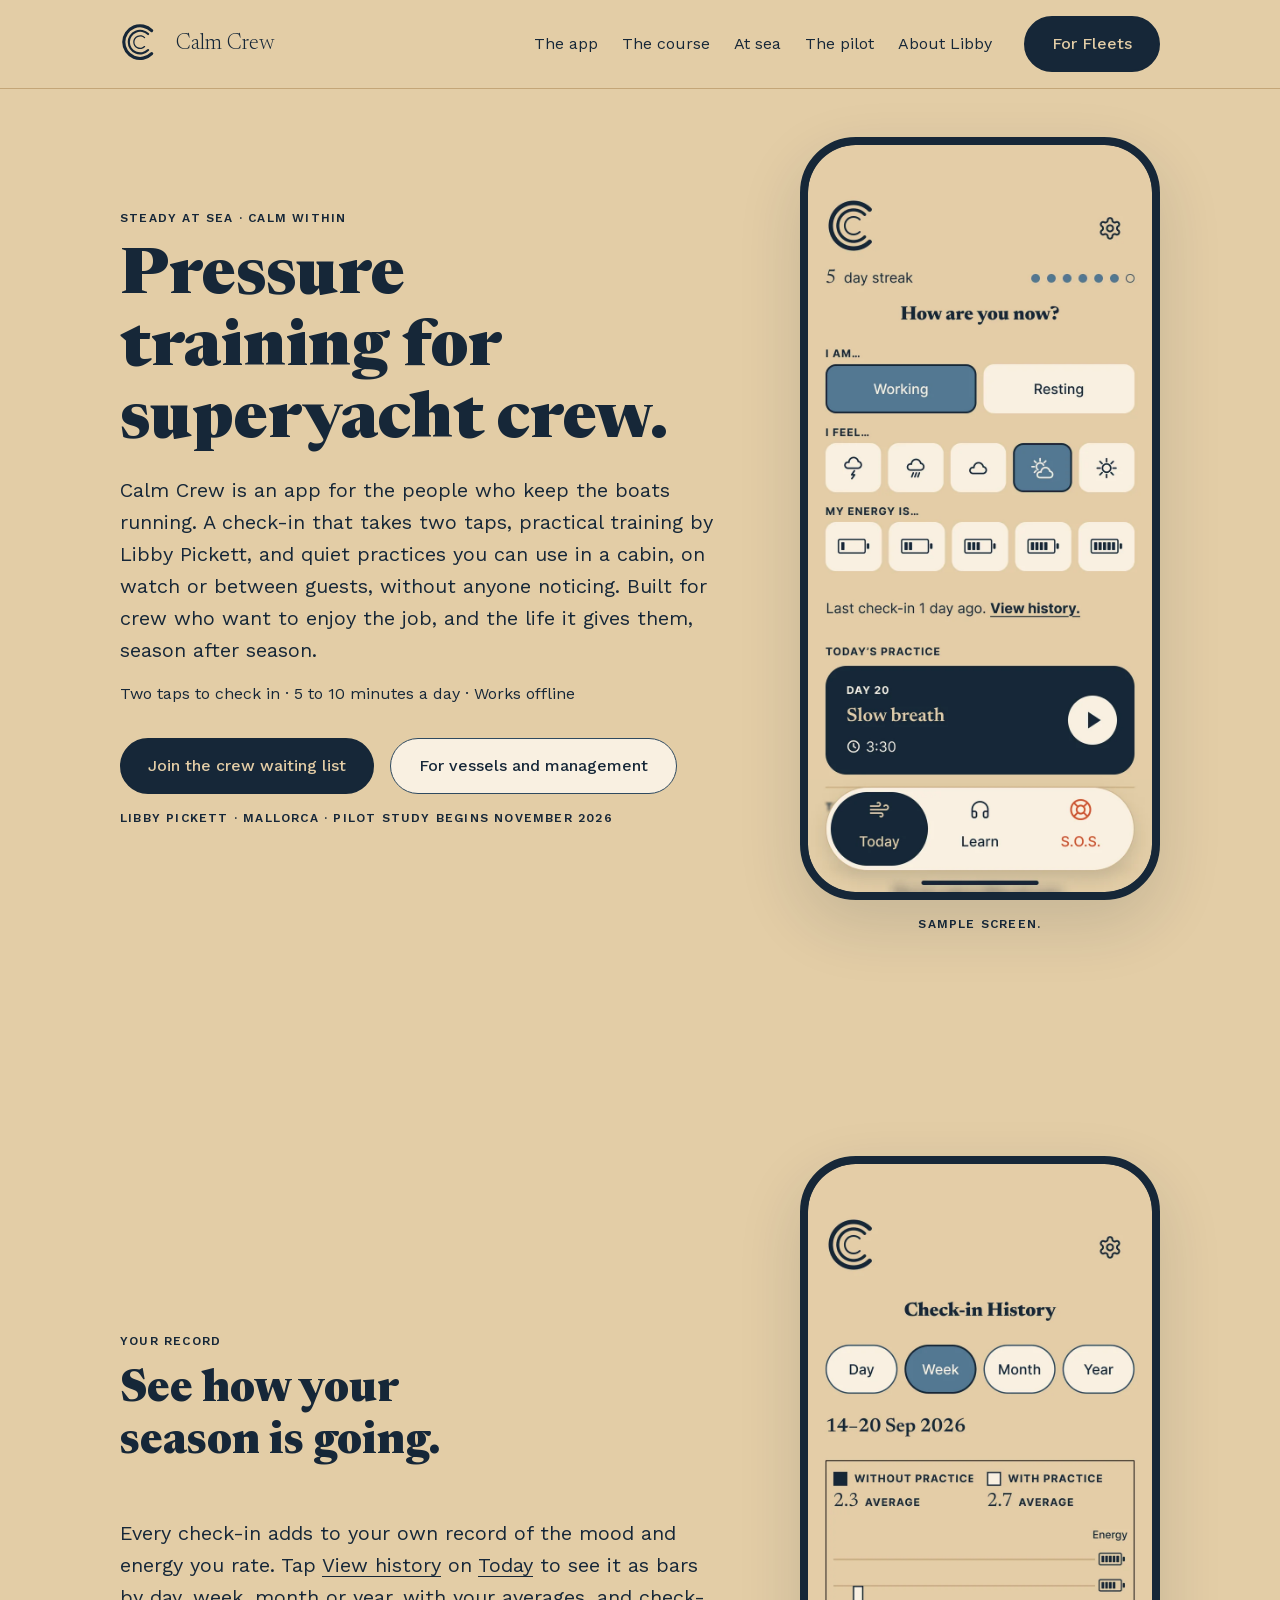
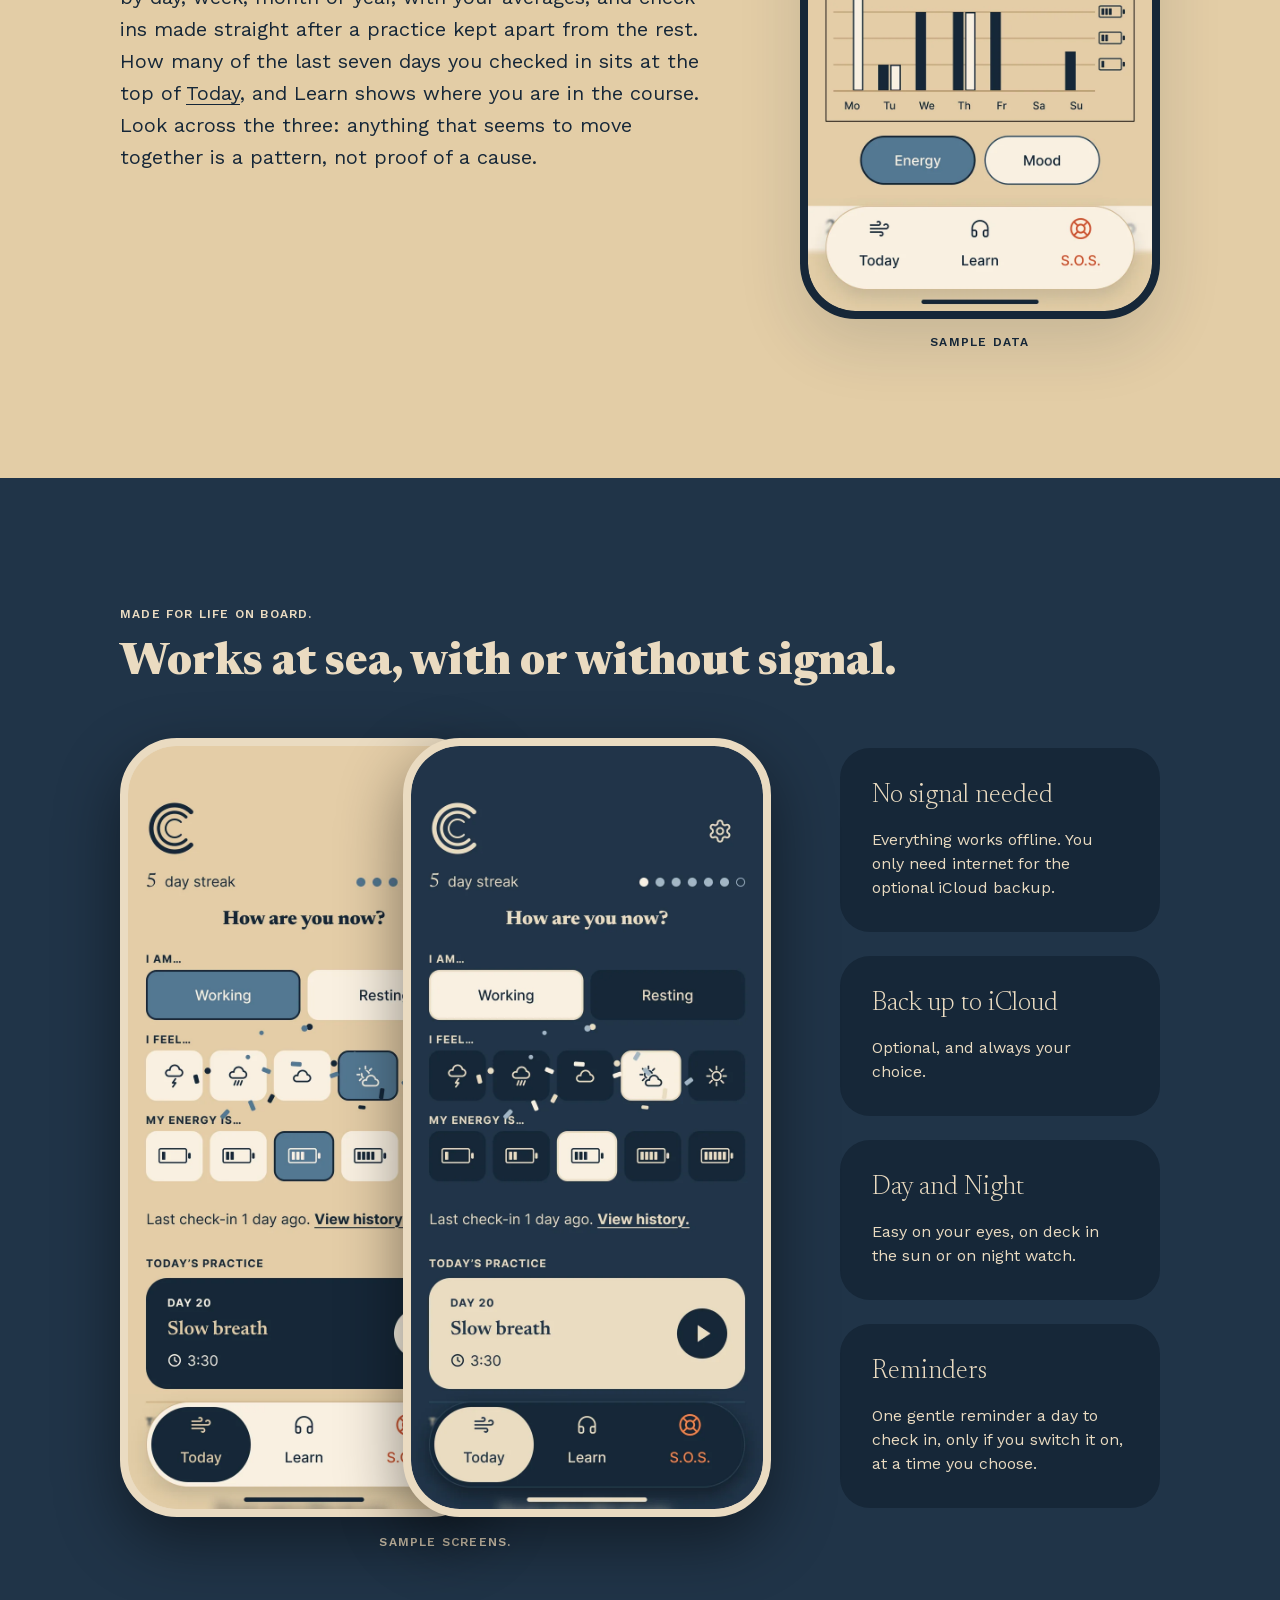
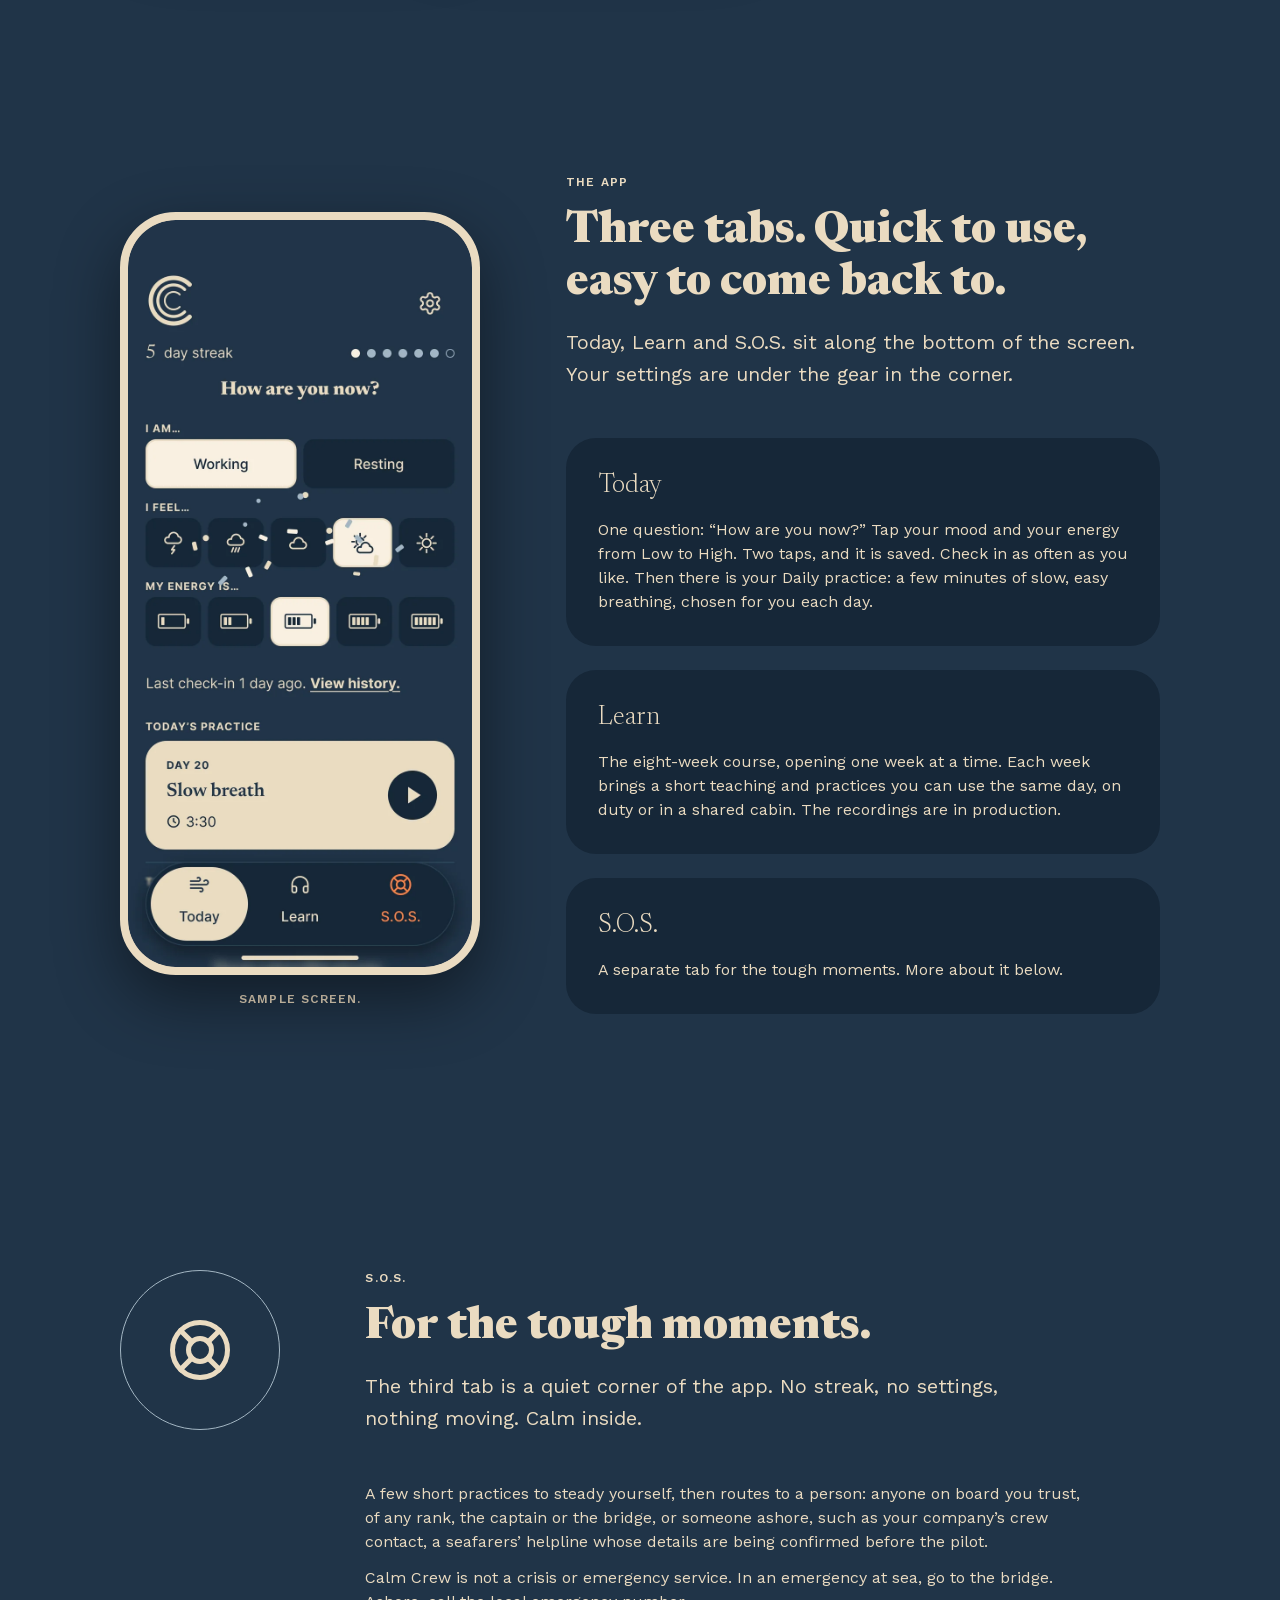
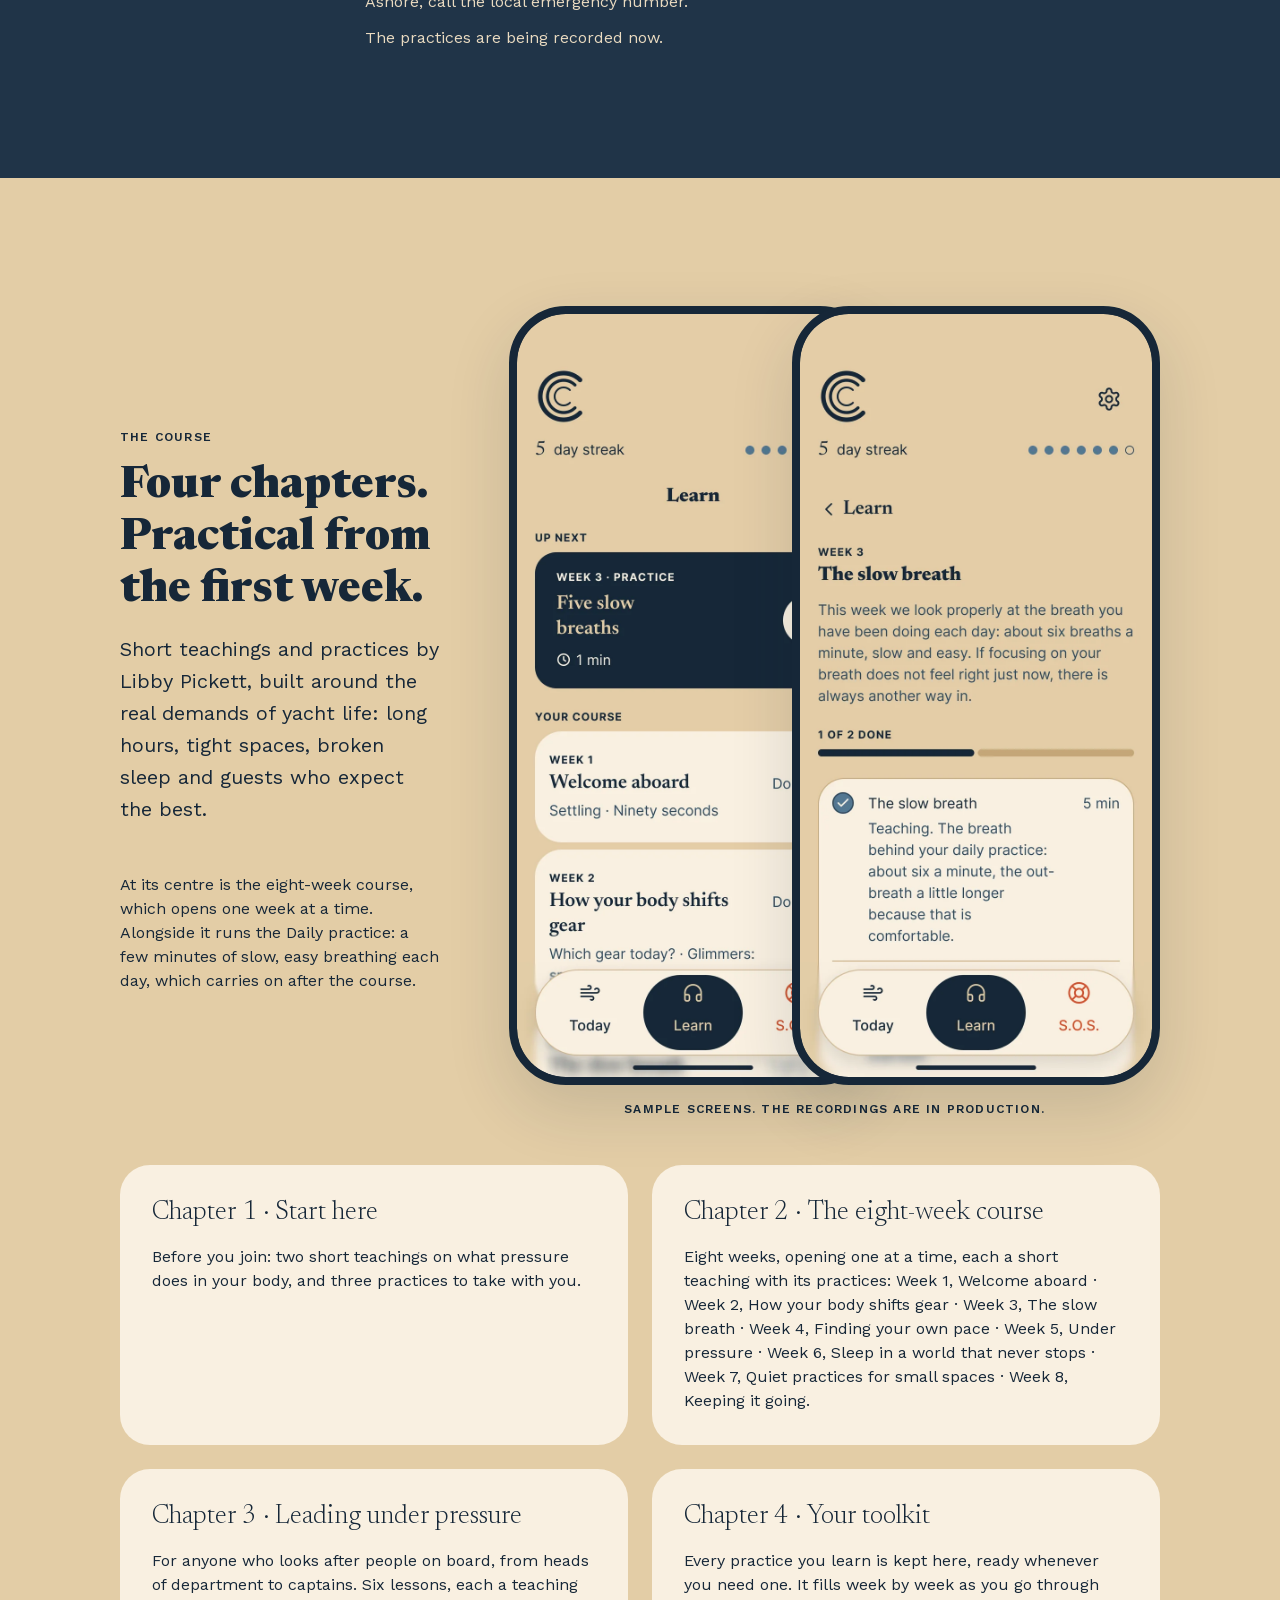
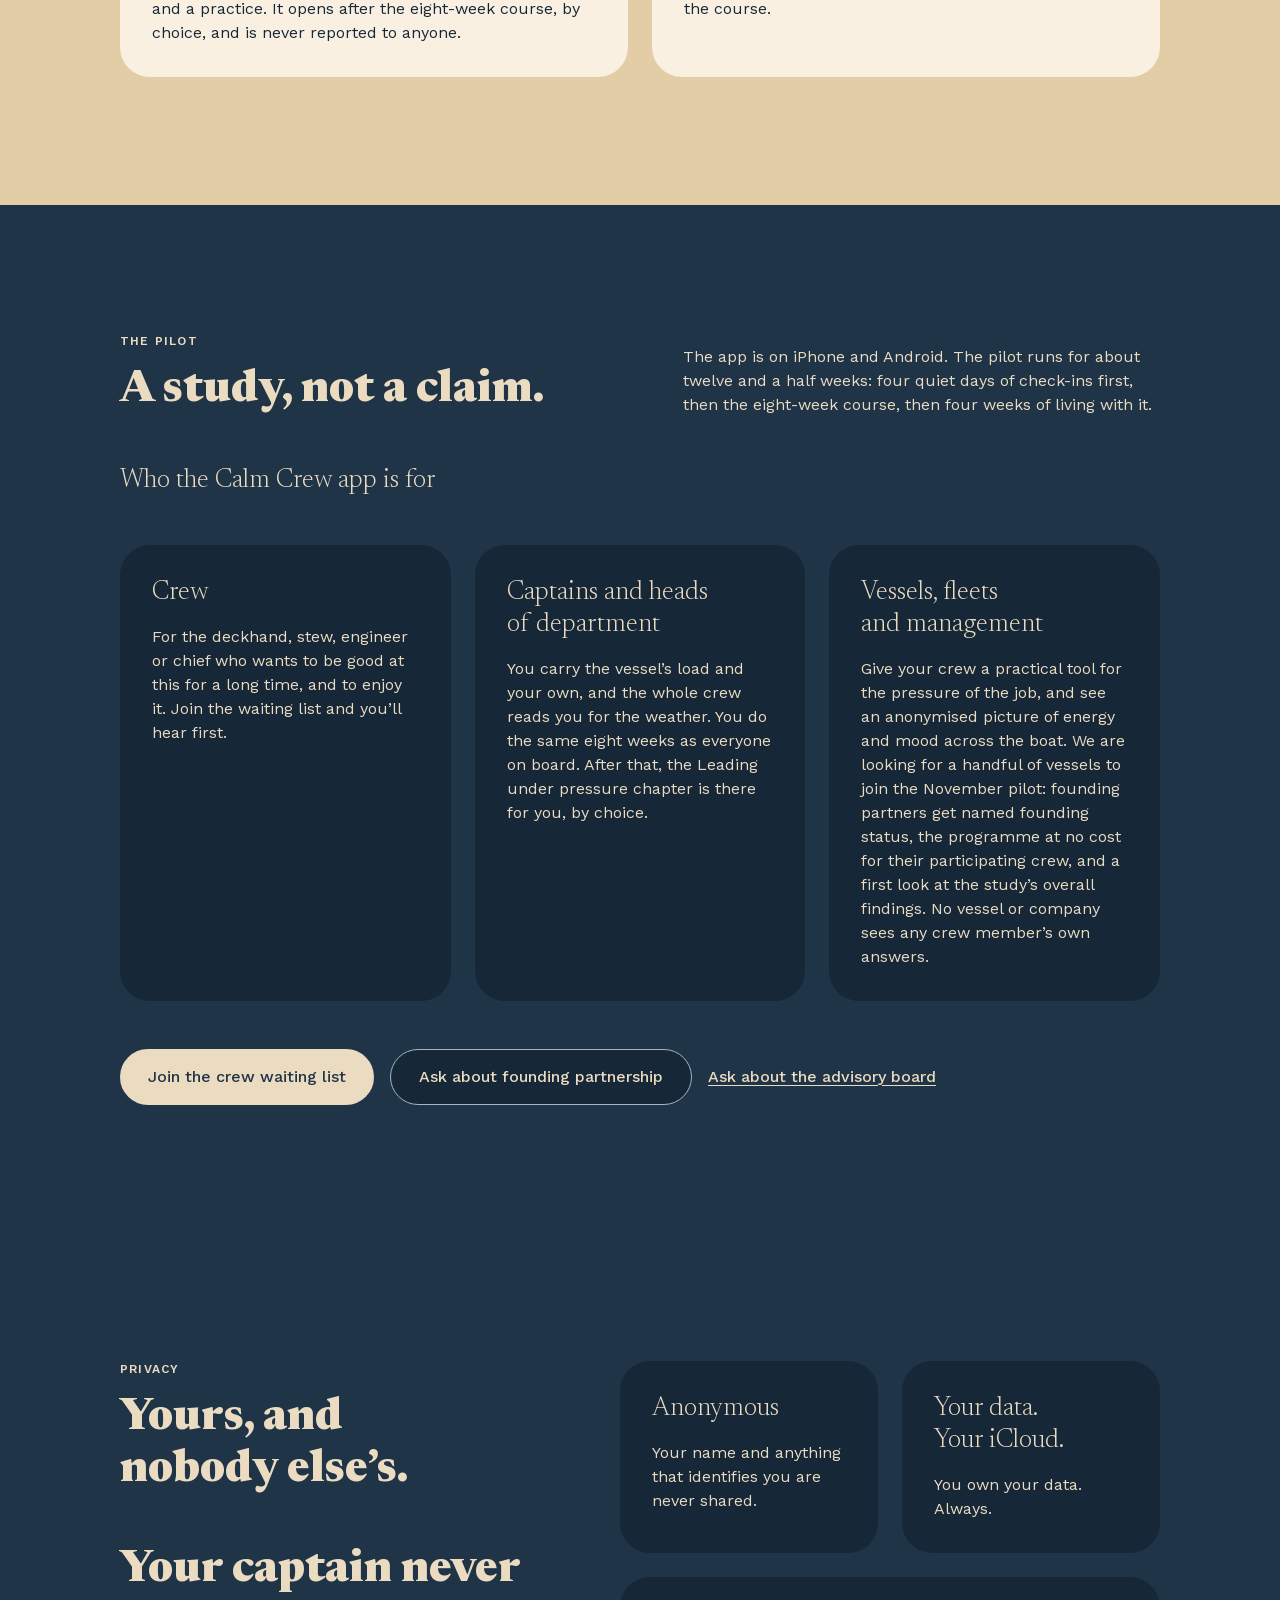
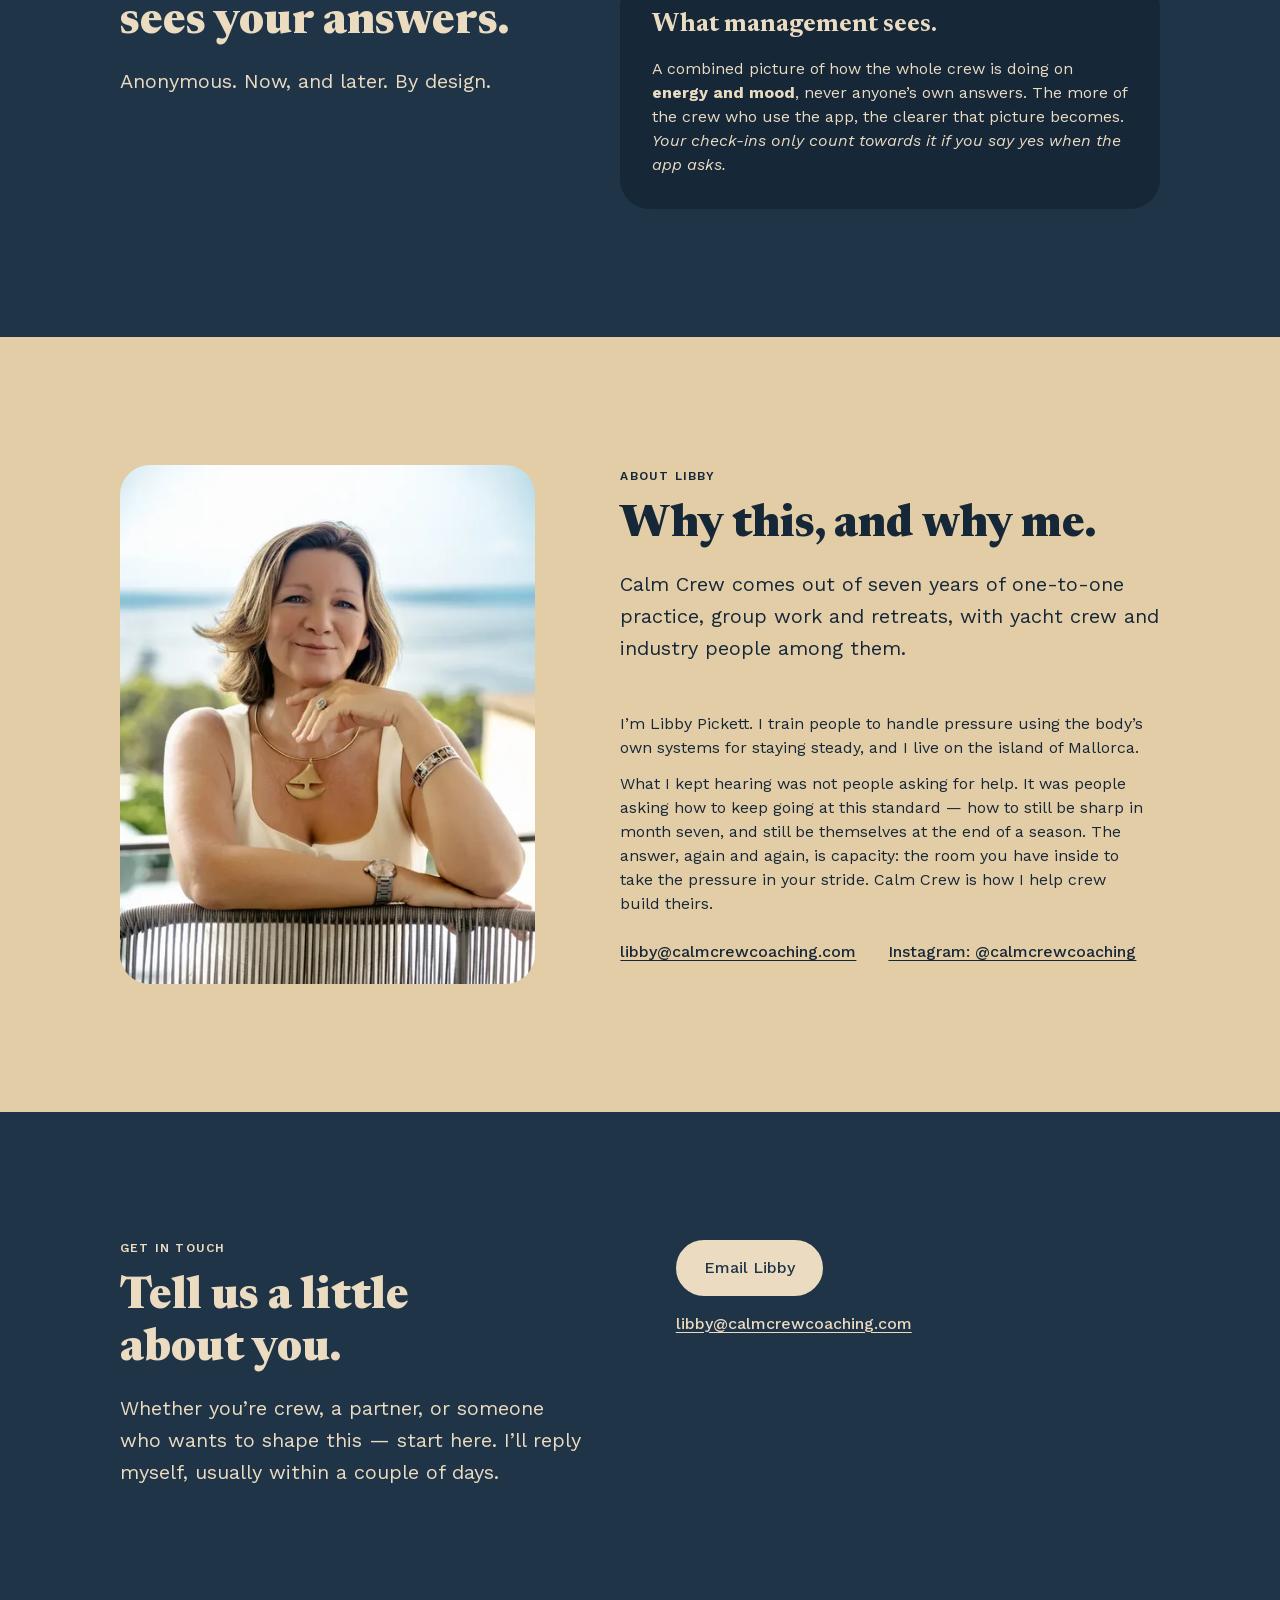
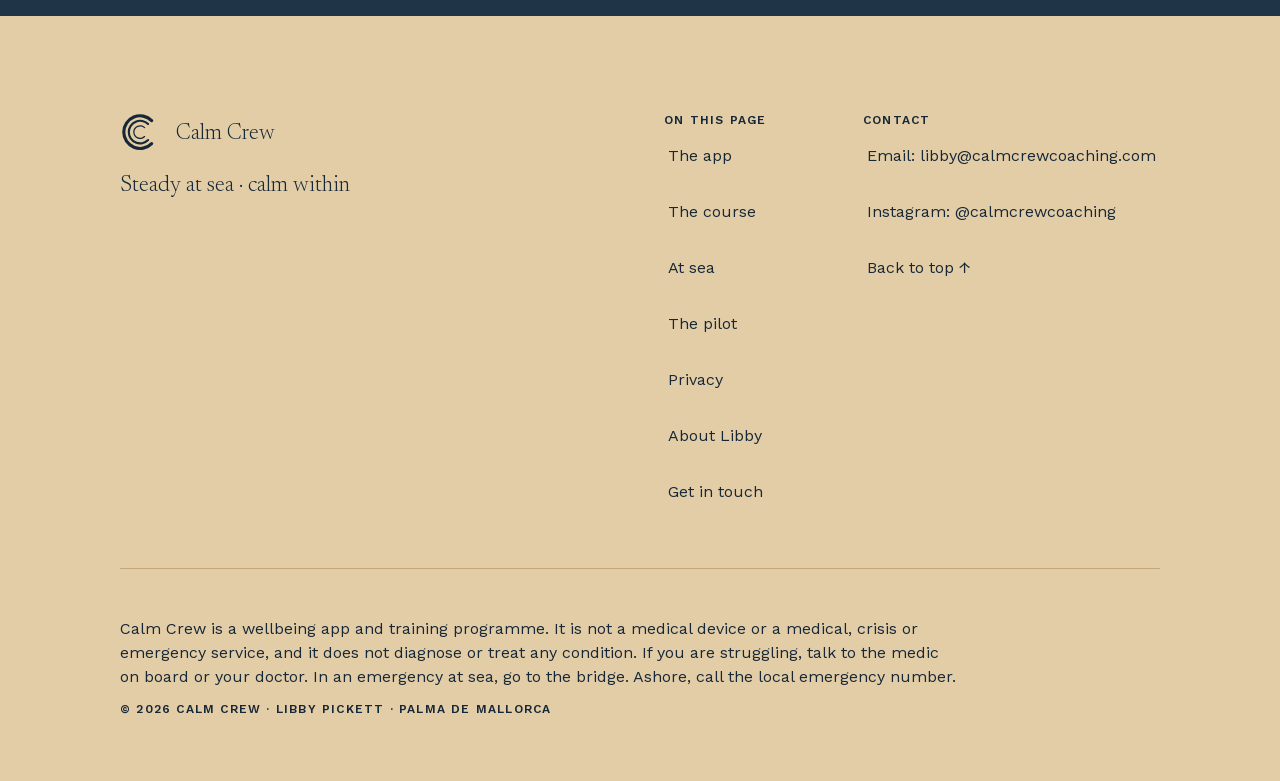
<file: index.html>
<!doctype html>
<!--
  Calm Crew — calmcrew.app
  One static page. Day sections sit on Sand; `band-night` sections invert
  (see tokens.css). Editing rules for the copy: README.md.
-->
<html lang="en-GB">
<head>
  <meta charset="utf-8">
  <meta name="viewport" content="width=device-width, initial-scale=1">
  <title>Calm Crew — Steady at sea · calm within</title>
  <meta name="description" content="Pressure training for superyacht crew: an app with a two-tap check-in and practical training by Libby Pickett. Pilot study from November 2026.">
  <link rel="canonical" href="https://calmcrew.app/">

  <!-- Browser chrome colours. Meta tags cannot read CSS, so these repeat the
       Day ground and Night ground from tokens.css; change both together. -->
  <meta name="theme-color" content="#E3CDA6" media="(prefers-color-scheme: light)">
  <meta name="theme-color" content="#203448" media="(prefers-color-scheme: dark)">
  <link rel="icon" href="favicon.ico" sizes="32x32">
  <link rel="icon" href="assets/brand/favicon-v2.svg" type="image/svg+xml">
  <link rel="apple-touch-icon" href="assets/brand/apple-touch-icon-v2.png">

  <!-- Sharing cards -->
  <meta property="og:type" content="website">
  <meta property="og:site_name" content="Calm Crew">
  <meta property="og:locale" content="en_GB">
  <meta property="og:url" content="https://calmcrew.app/">
  <meta property="og:title" content="Calm Crew: pressure training for superyacht crew">
  <meta property="og:description" content="Your captain never sees your answers. Opens to crew after the November 2026 pilot study.">
  <meta property="og:image" content="https://calmcrew.app/assets/brand/og-image-v2.png">
  <meta property="og:image:type" content="image/png">
  <meta property="og:image:width" content="1200">
  <meta property="og:image:height" content="630">
  <meta property="og:image:alt" content="The Calm Crew logo mark and name, with the tagline “Steady at sea · calm within”, on a sand background.">
  <meta name="twitter:card" content="summary_large_image">
  <meta name="twitter:title" content="Calm Crew: pressure training for superyacht crew">
  <meta name="twitter:description" content="Your captain never sees your answers. Opens to crew after the November 2026 pilot study.">
  <meta name="twitter:image" content="https://calmcrew.app/assets/brand/og-image-v2.png">
  <meta name="twitter:image:alt" content="The Calm Crew logo mark and name, with the tagline “Steady at sea · calm within”, on a sand background.">

  <!-- Self-hosted fonts: no request leaves this domain. Preload the two faces
       used above the fold so the headline does not reflow. -->
  <link rel="preload" href="assets/fonts/newsreader-300-latin.woff2" as="font" type="font/woff2" crossorigin>
  <link rel="preload" href="assets/fonts/work-sans-400-700-latin.woff2" as="font" type="font/woff2" crossorigin>

  <!-- /assets/* is cached for a year (netlify.toml): bump ?v= when a file changes. -->
  <link rel="stylesheet" href="assets/fonts/fonts.css?v=2026-10-07a">
  <link rel="stylesheet" href="assets/css/tokens.css?v=2026-10-07a">
  <link rel="stylesheet" href="assets/css/site.css?v=2026-10-08d">
  <!-- Not deferred on purpose: it only sets a class, then waits for the DOM. -->
  <script src="assets/js/site.js?v=2026-10-08a"></script>
</head>
<body>
  <a class="skip-link btn btn--primary" href="#main">Skip to content</a>

  <!-- ===================================================================
       Header: logo, five anchors and the For Fleets button (the same menu on
       fleets.html). Collapses to a Menu button below 1280px (site.js); without
       JS the links simply wrap.
       =================================================================== -->
  <header class="site-header">
    <div class="container site-header__bar">
      <a class="brand" href="#top">
        <svg class="brand__mark" viewBox="0 0 70 70" fill="none" aria-hidden="true" focusable="false">
          <path d="M50.38 13.62C46.7444 9.9825 42.1116 7.50489 37.0678 6.50058C32.0239 5.49627 26.7955 6.01037 22.0438 7.97785C17.2921 9.94533 13.2307 13.2778 10.3732 17.5538C7.51566 21.8298 5.99045 26.8571 5.99045 32C5.99045 37.1429 7.51566 42.1703 10.3732 46.4462C13.2307 50.7222 17.2921 54.0547 22.0438 56.0222C26.7955 57.9897 32.0239 58.5037 37.0678 57.4994C42.1116 56.4951 46.7444 54.0175 50.38 50.38" stroke="currentColor" stroke-width="5" stroke-linecap="round"/>
          <path d="M44.73 19.27C42.2124 16.7533 39.0051 15.0395 35.5136 14.3454C32.0221 13.6514 28.4032 14.0082 25.1145 15.3707C21.8258 16.7333 19.0149 19.0404 17.0373 22.0004C15.0597 24.9603 14.0042 28.4402 14.0042 32C14.0042 35.5598 15.0597 39.0397 17.0373 41.9997C19.0149 44.9596 21.8258 47.2667 25.1145 48.6293C28.4032 49.9918 32.0221 50.3486 35.5136 49.6546C39.0051 48.9605 42.2124 47.2468 44.73 44.73" stroke="currentColor" stroke-width="3.4" stroke-linecap="round"/>
          <path d="M39.07 24.93C37.6716 23.5312 35.8898 22.5785 33.9499 22.1924C32.01 21.8063 29.9992 22.0041 28.1717 22.7609C26.3443 23.5177 24.7823 24.7994 23.6834 26.444C22.5844 28.0885 21.9979 30.0221 21.9979 32C21.9979 33.9779 22.5844 35.9115 23.6834 37.556C24.7823 39.2006 26.3443 40.4823 28.1717 41.2391C29.9992 41.9959 32.01 42.1937 33.9499 41.8076C35.8898 41.4215 37.6716 40.4688 39.07 39.07" stroke="currentColor" stroke-width="2" stroke-linecap="round"/>
        </svg>
        <span class="wordmark">Calm Crew</span>
      </a>

      <button class="nav-toggle btn btn--primary" type="button" aria-expanded="false" aria-controls="site-menu" hidden>Menu</button>

      <div class="site-menu" id="site-menu">
        <nav class="site-nav" aria-label="Main">
          <ul>
            <li><a href="#app">The app</a></li>
            <li><a href="#course">The course</a></li>
            <li><a href="#at-sea">At sea</a></li>
            <li><a href="#pilot">The pilot</a></li>
            <li><a href="#about">About Libby</a></li>
          </ul>
        </nav>
        <a class="btn btn--primary" href="fleets.html">For Fleets</a>
      </div>
    </div>
  </header>

  <!-- The crew waiting list, always to hand: fixed to the bottom-right corner
       (a full-width bar on a phone). site.js gives it the colours of the band
       behind it, and hides it while the hero's or the pilot's own waiting-list
       button is on screen, and on Get in touch and the footer. Not on
       fleets.html. -->
  <div class="float-cta">
    <a class="btn btn--primary" href="#contact">Join the crew waiting list</a>
  </div>

  <main id="main">

    <!-- ===================================================================
         #top — Hero (Day)
         =================================================================== -->
    <section id="top" class="section hero" aria-labelledby="top-title">
      <div class="container hero__grid">
        <div class="hero__copy">
          <div class="section-head">
            <p class="eyebrow">Steady at sea · calm within</p>
            <h1 class="display" id="top-title">Pressure training for superyacht crew.</h1>
            <p class="lead">Calm Crew is an app for the people who keep the boats running. A check-in that takes two taps, practical training by Libby Pickett, and quiet practices you can use in a cabin, on watch or between guests, without anyone noticing. Built for crew who want to enjoy the job, and the life it gives them, season after season.</p>
          </div>
          <p class="hero__facts">Two taps to check in · 5 to 10 minutes a day · Works offline</p>
          <div class="actions">
            <a class="btn btn--primary" href="#contact">Join the crew waiting list</a>
            <a class="btn btn--secondary" href="#pilot">For vessels and management</a>
          </div>
          <p class="eyebrow hero__byline">Libby Pickett · Mallorca · Pilot study begins November 2026</p>
        </div>

        <figure class="shot">
          <div class="phone">
            <div class="phone__frame">
              <picture>
                <source type="image/webp" srcset="assets/img/today-checkin-v12-786.webp 786w, assets/img/today-checkin-v12-1179.webp 1179w" sizes="(max-width: 760px) 286px, (max-width: 1080px) 393px, (max-width: 1439px) calc(31.4vw - 59px), 393px">
                <!-- The hero phone is the largest thing above the fold: load it first. -->
                <img src="assets/img/today-checkin-v12-786.png" width="786" height="1704" loading="eager" fetchpriority="high"
                     alt="Calm Crew’s Today screen on an iPhone, in Day mode, with sample data. Under the title “How are you now?”, “I am…” offers Working, selected, and Resting. Under “I feel…” are five mood buttons with weather icons, from a thunderstorm to full sun, the fourth, Steady (a sun behind a cloud), selected; under “My energy is…”, five batteries, from one bar to five, none chosen yet. Below are the line “Last check-in 1 day ago. View history.” and Today’s practice: Day 20, Slow breath, 3:30, with a play button. The header shows a 5 day streak and a gear for Settings, and the Today, Learn and S.O.S. tabs sit at the bottom.">
              </picture>
            </div>
          </div>
          <figcaption class="eyebrow caption">Sample screen.</figcaption>
        </figure>
      </div>
    </section>

    <!-- ===================================================================
         #history — View history (Day). THE ONE CLAIM on the page. Editing rules: README.md.
         =================================================================== -->
    <section id="history" class="section history" aria-labelledby="history-title">
      <div class="container history__grid">
        <div class="history__text">
          <div class="section-head">
            <p class="eyebrow">Your record</p>
            <h2 class="heading" id="history-title">See how your season is going.</h2>
          </div>
          <p class="claim">Every check-in adds to your own record of the mood and energy you rate. Tap <span class="ui-label">View history</span> on <span class="ui-label">Today</span> to see it as bars by day, week, month or year, with your averages, and check-ins made straight after a practice kept apart from the rest. How many of the last seven days you checked in sits at the top of <span class="ui-label">Today</span>, and Learn shows where you are in the course. Look across the three: anything that seems to move together is a pattern, not proof of a cause.</p>
        </div>

        <figure class="shot">
          <div class="phone">
            <div class="phone__frame">
              <picture>
                <source type="image/webp" srcset="assets/img/history-week-v12-786.webp 786w, assets/img/history-week-v12-1179.webp 1179w" sizes="(max-width: 760px) 286px, (max-width: 1080px) 393px, (max-width: 1439px) calc(31.4vw - 59px), 393px">
                <img src="assets/img/history-week-v12-786.png" width="786" height="1704" loading="lazy" decoding="async"
                     alt="Calm Crew’s Check-in history screen in Day mode, set to Week, with sample data for 14 to 20 September 2026. Bars show self-rated energy for each day on a scale of 1 to 5, marked with battery icons: dark for check-ins without a practice, light for check-ins made straight after a practice. The averages read 2.3 without a practice and 2.7 with one. Monday, 4 after a practice; Tuesday, 1 and 1; Wednesday, 3 without; Thursday, 3 and 3; Friday, 3 without; no check-in on Saturday; Sunday, about 1.5 without. Under the chart, Energy is selected rather than Mood.">
              </picture>
            </div>
          </div>
          <figcaption class="eyebrow caption">Sample data</figcaption>
        </figure>
      </div>
    </section>

    <!-- ===================================================================
         #at-sea — At sea (Night)
         =================================================================== -->
    <section id="at-sea" class="section band-night" aria-labelledby="at-sea-title">
      <div class="container">
        <div class="section-head">
          <p class="eyebrow">Made for life on board.</p>
          <h2 class="heading" id="at-sea-title">Works at sea, with or without signal.</h2>
        </div>

        <div class="at-sea__grid">
          <figure class="shot">
            <!-- The same screen in Day and in Night, Night in front. -->
            <div class="phone-pair">
              <div class="phone">
                <div class="phone__frame">
                  <picture>
                    <source type="image/webp" srcset="assets/img/today-saved-day-v12-786.webp 786w, assets/img/today-saved-day-v12-1179.webp 1179w" sizes="(max-width: 760px) 182px, 393px">
                    <img src="assets/img/today-saved-day-v12-786.png" width="786" height="1704" loading="lazy" decoding="async"
                         alt="The Today screen in Day mode, tan with dark type and cream buttons, with sample data: a check-in just saved, with Working, Steady (a sun behind a cloud) and the third battery selected, and a little confetti around them.">
                  </picture>
                </div>
              </div>
              <div class="phone">
                <div class="phone__frame">
                  <picture>
                    <source type="image/webp" srcset="assets/img/today-saved-night-v12-786.webp 786w, assets/img/today-saved-night-v12-1179.webp 1179w" sizes="(max-width: 760px) 182px, 393px">
                    <img src="assets/img/today-saved-night-v12-786.png" width="786" height="1704" loading="lazy" decoding="async"
                         alt="The same Today screen in Night mode, deep navy with sand type and dark buttons, sand for the selected ones, with the same sample data.">
                  </picture>
                </div>
              </div>
            </div>
            <figcaption class="eyebrow caption">Sample screens.</figcaption>
          </figure>

          <ul class="stack" role="list">
            <li class="card">
              <h3 class="title">No signal needed</h3>
              <p>Everything works offline. You only need internet for the optional iCloud backup.</p>
            </li>
            <li class="card">
              <h3 class="title">Back up to iCloud</h3>
              <p>Optional, and always your choice.</p>
            </li>
            <li class="card">
              <h3 class="title">Day and Night</h3>
              <p>Easy on your eyes, on deck in the sun or on night watch.</p>
            </li>
            <li class="card">
              <h3 class="title">Reminders</h3>
              <p>One gentle reminder a day to check in, only if you switch it on, at a time you choose.</p>
            </li>
          </ul>
        </div>
      </div>
    </section>

    <!-- ===================================================================
         #app — The app (Night)
         =================================================================== -->
    <section id="app" class="section band-night" aria-labelledby="app-title">
      <div class="container app__grid">
        <div class="app__text">
          <div class="section-head">
            <p class="eyebrow">The app</p>
            <h2 class="heading" id="app-title">Three tabs. Quick to use, easy to come back to.</h2>
            <p class="lead">Today, Learn and S.O.S. sit along the bottom of the screen. Your settings are under the gear in the corner.</p>
          </div>

          <ul class="stack" role="list">
            <li class="card">
              <h3 class="title">Today</h3>
              <p>One question: “How are you now?” Tap your mood and your energy from Low to High. Two taps, and it is saved. Check in as often as you like. Then there is your Daily practice: a few minutes of slow, easy breathing, chosen for you each day.</p>
            </li>
            <li class="card">
              <h3 class="title">Learn</h3>
              <p>The eight-week course, opening one week at a time. Each week brings a short teaching and practices you can use the same day, on duty or in a shared cabin. The recordings are in production.</p>
            </li>
            <li class="card">
              <h3 class="title">S.O.S.</h3>
              <p>A separate tab for the tough moments. More about it below.</p>
            </li>
          </ul>
        </div>

        <figure class="shot">
          <div class="phone">
            <div class="phone__frame">
              <picture>
                <source type="image/webp" srcset="assets/img/today-saved-night-v12-786.webp 786w, assets/img/today-saved-night-v12-1179.webp 1179w" sizes="(max-width: 760px) 286px, (max-width: 1080px) 393px, (max-width: 1439px) calc(31.4vw - 59px), 393px">
                <img src="assets/img/today-saved-night-v12-786.png" width="786" height="1704" loading="lazy" decoding="async"
                     alt="The Today screen in Night mode, with sample data, a moment after a check-in: a little confetti falls around the buttons, Working, Steady and the third battery are selected, and the line below reads “Last check-in 1 day ago. View history.” The header shows a 5 day streak.">
              </picture>
            </div>
          </div>
          <figcaption class="eyebrow caption">Sample screen.</figcaption>
        </figure>
      </div>
    </section>

    <!-- ===================================================================
         #drop-anchor — S.O.S. (Night). The tab was called Drop Anchor until the
         app's 3 Oct 2026 design; the anchor id is kept so old links still work.
         =================================================================== -->
    <section id="drop-anchor" class="section band-night" aria-labelledby="drop-anchor-title">
      <div class="container anchor__grid">
        <div class="anchor-badge" aria-hidden="true">
          <!-- The app's S.O.S. tab icon, the life ring (calm-crew assets/icons/life-ring.svg). -->
          <svg viewBox="0 0 24 24" fill="none" stroke="currentColor" stroke-width="2" stroke-linecap="round" stroke-linejoin="round" focusable="false">
            <path d="M12 23C18.0751 23 23 18.0751 23 12C23 5.92487 18.0751 1 12 1C5.92487 1 1 5.92487 1 12C1 18.0751 5.92487 23 12 23Z"/>
            <path d="M12 16.6C14.5405 16.6 16.6 14.5405 16.6 12C16.6 9.45949 14.5405 7.4 12 7.4C9.45949 7.4 7.4 9.45949 7.4 12C7.4 14.5405 9.45949 16.6 12 16.6Z"/>
            <path d="M4.2 4.2L8.75 8.75"/>
            <path d="M15.25 15.25L19.8 19.8"/>
            <path d="M15.25 8.75L19.8 4.2"/>
            <path d="M4.2 19.8L8.75 15.25"/>
          </svg>
        </div>
        <div class="anchor__text">
          <div class="section-head">
            <p class="eyebrow">S.O.S.</p>
            <h2 class="heading" id="drop-anchor-title">For the tough moments.</h2>
            <p class="lead">The third tab is a quiet corner of the app. No streak, no settings, nothing moving. Calm inside.</p>
          </div>
          <div class="prose">
            <p>A few short practices to steady yourself, then routes to a person: anyone on board you trust, of any rank, the captain or the bridge, or someone ashore, such as your company’s crew contact, a seafarers’ helpline whose details are being confirmed before the pilot.</p>
            <p class="note">Calm Crew is not a crisis or emergency service. In an emergency at sea, go to the bridge. Ashore, call the local emergency number.</p>
            <p>The practices are being recorded now.</p>
          </div>
        </div>
      </div>
    </section>

    <!-- ===================================================================
         #course — The course (Day). Card titles read "Chapter 1 · …" as in
         Figma; the dot is hidden from screen readers, which hear "Chapter 1:".
         =================================================================== -->
    <section id="course" class="section course" aria-labelledby="course-title">
      <div class="container">
        <div class="course__top">
          <div class="course__text">
            <div class="section-head">
              <p class="eyebrow">The course</p>
              <h2 class="heading" id="course-title">Four chapters. Practical from the first week.</h2>
              <p class="lead">Short teachings and practices by Libby Pickett, built around the real demands of yacht life: long hours, tight spaces, broken sleep and guests who expect the best.</p>
            </div>
            <div class="prose">
              <p>At its centre is the eight-week course, which opens one week at a time. Alongside it runs the Daily practice: a few minutes of slow, easy breathing each day, which carries on after the course.</p>
            </div>
          </div>

          <figure class="shot">
            <!-- Two phones, the second about 96px over the first, as in Figma. -->
            <div class="phone-pair">
              <div class="phone">
                <div class="phone__frame">
                  <picture>
                    <source type="image/webp" srcset="assets/img/learn-index-v12-786.webp 786w, assets/img/learn-index-v12-1179.webp 1179w" sizes="(max-width: 760px) 182px, 393px">
                    <img src="assets/img/learn-index-v12-786.png" width="786" height="1704" loading="lazy" decoding="async"
                         alt="The Learn screen in Day mode, with sample data. Under Up next, a card for Week 3, Practice: Five slow breaths, 1 minute, with a play button. Under Your course, Week 1, Welcome aboard, and Week 2, How your body shifts gear, are both marked Done. The Today, Learn and S.O.S. tabs sit at the bottom, with Learn selected.">
                  </picture>
                </div>
              </div>
              <div class="phone">
                <div class="phone__frame">
                  <picture>
                    <source type="image/webp" srcset="assets/img/learn-week-3-v12-786.webp 786w, assets/img/learn-week-3-v12-1179.webp 1179w" sizes="(max-width: 760px) 182px, 393px">
                    <img src="assets/img/learn-week-3-v12-786.png" width="786" height="1704" loading="lazy" decoding="async"
                         alt="Week 3, The slow breath, open in Learn in Day mode, with sample data. A short introduction says this week looks properly at the breath you have been doing each day, about six breaths a minute, slow and easy, and that if focusing on your breath does not feel right just now, there is always another way in. 1 of 2 done: The slow breath, a 5 minute teaching, is ticked as listened. Below are the Today, Learn and S.O.S. tabs, with Learn selected.">
                  </picture>
                </div>
              </div>
            </div>
            <figcaption class="eyebrow caption">Sample screens. The recordings are in production.</figcaption>
          </figure>
        </div>

        <ul class="cards cards--2" role="list">
          <li class="card">
            <h3 class="title">Chapter 1<span aria-hidden="true"> · </span><span class="visually-hidden">: </span>Start here</h3>
            <p>Before you join: two short teachings on what pressure does in your body, and three practices to take with you.</p>
          </li>
          <li class="card">
            <h3 class="title">Chapter 2<span aria-hidden="true"> · </span><span class="visually-hidden">: </span>The eight-week course</h3>
            <!-- One run of text on screen, as in Figma; still a list for screen readers. -->
            <p>Eight weeks, opening one at a time, each a short teaching with its practices: <span class="module-list" role="list"><span role="listitem">Week 1, Welcome aboard</span> <span role="listitem">Week 2, How your body shifts gear</span> <span role="listitem">Week 3, The slow breath</span> <span role="listitem">Week 4, Finding your own pace</span> <span role="listitem">Week 5, Under pressure</span> <span role="listitem">Week 6, Sleep in a world that never stops</span> <span role="listitem">Week 7, Quiet practices for small spaces</span> <span role="listitem">Week 8, Keeping it going</span></span></p>
          </li>
          <li class="card">
            <h3 class="title">Chapter 3<span aria-hidden="true"> · </span><span class="visually-hidden">: </span>Leading under pressure</h3>
            <p>For anyone who looks after people on board, from heads of department to captains. Six lessons, each a teaching and a practice. It opens after the eight-week course, by choice, and is never reported to anyone.</p>
          </li>
          <li class="card">
            <h3 class="title">Chapter 4<span aria-hidden="true"> · </span><span class="visually-hidden">: </span>Your toolkit</h3>
            <p>Every practice you learn is kept here, ready whenever you need one. It fills week by week as you go through the course.</p>
          </li>
        </ul>
      </div>
    </section>

    <!-- ===================================================================
         #pilot — The pilot (Night). Every call to action goes to Get in touch.
         =================================================================== -->
    <section id="pilot" class="section pilot band-night" aria-labelledby="pilot-title">
      <div class="container">
        <div class="split">
          <div class="section-head">
            <p class="eyebrow">The pilot</p>
            <h2 class="heading" id="pilot-title">A study, not a claim.</h2>
          </div>
          <div class="prose pilot__body">
            <p>The app is on iPhone and Android. The pilot runs for about twelve and a half weeks: four quiet days of check-ins first, then the eight-week course, then four weeks of living with it.</p>
          </div>
        </div>

        <h3 class="title pilot__who" id="pilot-who">Who the Calm Crew app is for</h3>
        <ul class="cards cards--3" role="list" aria-labelledby="pilot-who">
          <li class="card">
            <h4 class="title">Crew</h4>
            <p>For the deckhand, stew, engineer or chief who wants to be good at this for a long time, and to enjoy it. Join the waiting list and you’ll hear first.</p>
          </li>
          <li class="card">
            <h4 class="title">Captains and heads of department</h4>
            <p>You carry the vessel’s load and your own, and the whole crew reads you for the weather. You do the same eight weeks as everyone on board. After that, the Leading under pressure chapter is there for you, by choice.</p>
          </li>
          <li class="card">
            <h4 class="title">Vessels, fleets and management</h4>
            <p>Give your crew a practical tool for the pressure of the job, and see an anonymised picture of energy and mood across the boat. We are looking for a handful of vessels to join the November pilot: founding partners get named founding status, the programme at no cost for their participating crew, and a first look at the study’s overall findings. No vessel or company sees any crew member’s own answers.</p>
          </li>
        </ul>

        <div class="actions" role="group" aria-label="Get involved">
          <a class="btn btn--primary" href="#contact">Join the crew waiting list</a>
          <a class="btn btn--secondary" href="#contact">Ask about founding partnership</a>
          <a class="text-link" href="#contact">Ask about the advisory board</a>
        </div>
      </div>
    </section>

    <!-- ===================================================================
         #privacy — Privacy (Night). After the pilot since 8 Oct 2026, in the same
         Night band, so the two read as one section.
         =================================================================== -->
    <section id="privacy" class="section band-night" aria-labelledby="privacy-title">
      <div class="container privacy__grid">
        <div>
          <div class="section-head">
            <p class="eyebrow">Privacy</p>
            <h2 class="heading" id="privacy-title">Yours, and nobody else’s.</h2>
          </div>
          <p class="heading privacy__promise">Your captain never sees your answers.</p>
          <p class="lead privacy__design">Anonymous. Now, and later. By design.</p>
        </div>

        <!-- Copy is the client's own (manual Figma edit, 1 Oct 2026). Before launch it
             must match what the app really does: see README, launch checklist. -->
        <ul class="cards cards--2" role="list">
          <li class="card">
            <h3 class="title">Anonymous</h3>
            <p>Your name and anything that identifies you are never shared.</p>
          </li>
          <li class="card">
            <h3 class="title">Your data. Your iCloud.</h3>
            <p>You own your data. Always.</p>
          </li>
          <li class="card card--wide">
            <h3 class="title title--bold">What management sees.</h3>
            <p>A combined picture of how the whole crew is doing on <strong>energy and mood</strong>, never anyone’s own answers. The more of the crew who use the app, the clearer that picture becomes. <em>Your check-ins only count towards it if you say yes when the app asks.</em></p>
          </li>
        </ul>
      </div>
    </section>

    <!-- ===================================================================
         #about — About Libby (Day), in her own voice.
         =================================================================== -->
    <section id="about" class="section about" aria-labelledby="about-title">
      <div class="container">
        <!-- Photo on the left, the text beside it and centred on it. On a phone:
             heading, then the photo, then the text. -->
        <div class="about__grid">
          <div class="section-head about__head">
            <p class="eyebrow">About Libby</p>
            <h2 class="heading" id="about-title">Why this, and why me.</h2>
            <p class="lead">Calm Crew comes out of seven years of one-to-one practice, group work and retreats, with yacht crew and industry people among them.</p>
          </div>
          <figure class="about__photo">
            <picture>
              <source type="image/webp" srcset="assets/img/libby-pickett-v1-480.webp 480w, assets/img/libby-pickett-v1-720.webp 720w, assets/img/libby-pickett-v1-960.webp 960w" sizes="(max-width: 760px) calc(100vw - 40px), 480px">
              <img src="assets/img/libby-pickett-v1-960.jpg" width="960" height="1200" loading="lazy" decoding="async"
                   alt="Libby Pickett on a terrace by the sea, smiling, leaning on the back of a chair.">
            </picture>
          </figure>
          <div class="prose about__body">
            <p>I’m Libby Pickett. I train people to handle pressure using the body’s own systems for staying steady, and I live on the island of Mallorca.</p>
            <p>What I kept hearing was not people asking for help. It was people asking how to keep going at this standard — how to still be sharp in month seven, and still be themselves at the end of a season. The answer, again and again, is capacity: the room you have inside to take the pressure in your stride. Calm Crew is how I help crew build theirs.</p>
            <ul class="links" role="list">
              <li><a href="mailto:libby@calmcrewcoaching.com">libby@calmcrewcoaching.com</a></li>
              <li><a href="https://www.instagram.com/calmcrewcoaching/">Instagram: @calmcrewcoaching</a></li>
            </ul>
          </div>
        </div>

        <!-- Partner logos go here once Libby has each partner’s written permission
             (alt text = the partner’s name). Removed until then, as on calmcrew.app. -->
      </div>
    </section>

    <!-- ===================================================================
         #contact — Get in touch (Night). An email link, as on calmcrew.app
         (Figma Sites has no forms). Every call to action on the page lands here.
         =================================================================== -->
    <section id="contact" class="section band-night" aria-labelledby="contact-title">
      <div class="container split contact__split">
        <div>
          <div class="section-head">
            <p class="eyebrow">Get in touch</p>
            <h2 class="heading" id="contact-title">Tell us a little about you.</h2>
            <p class="lead">Whether you’re crew, a partner, or someone who wants to shape this — start here. I’ll reply myself, usually within a couple of days.</p>
          </div>
        </div>

        <!-- Figma Sites has no forms (calmcrew.app, 3 Oct 2026), so the site sends
             people to Libby's inbox instead. Nothing is collected or stored here. -->
        <div class="contact__email">
          <a class="btn btn--primary" href="mailto:libby@calmcrewcoaching.com?subject=Calm%20Crew">Email Libby</a>
          <p><a class="text-link" href="mailto:libby@calmcrewcoaching.com?subject=Calm%20Crew">libby@calmcrewcoaching.com</a></p>
        </div>
      </div>
    </section>

  </main>

  <!-- ===================================================================
       Footer (Day): links that mirror the nav (no S.O.S., no History),
       then the disclaimer and the legal line.
       =================================================================== -->
  <footer class="site-footer">
    <div class="container">
      <div class="footer__top">
        <div class="footer__brand">
          <p class="brand">
            <svg class="brand__mark" viewBox="0 0 70 70" fill="none" aria-hidden="true" focusable="false">
              <path d="M50.38 13.62C46.7444 9.9825 42.1116 7.50489 37.0678 6.50058C32.0239 5.49627 26.7955 6.01037 22.0438 7.97785C17.2921 9.94533 13.2307 13.2778 10.3732 17.5538C7.51566 21.8298 5.99045 26.8571 5.99045 32C5.99045 37.1429 7.51566 42.1703 10.3732 46.4462C13.2307 50.7222 17.2921 54.0547 22.0438 56.0222C26.7955 57.9897 32.0239 58.5037 37.0678 57.4994C42.1116 56.4951 46.7444 54.0175 50.38 50.38" stroke="currentColor" stroke-width="5" stroke-linecap="round"/>
              <path d="M44.73 19.27C42.2124 16.7533 39.0051 15.0395 35.5136 14.3454C32.0221 13.6514 28.4032 14.0082 25.1145 15.3707C21.8258 16.7333 19.0149 19.0404 17.0373 22.0004C15.0597 24.9603 14.0042 28.4402 14.0042 32C14.0042 35.5598 15.0597 39.0397 17.0373 41.9997C19.0149 44.9596 21.8258 47.2667 25.1145 48.6293C28.4032 49.9918 32.0221 50.3486 35.5136 49.6546C39.0051 48.9605 42.2124 47.2468 44.73 44.73" stroke="currentColor" stroke-width="3.4" stroke-linecap="round"/>
              <path d="M39.07 24.93C37.6716 23.5312 35.8898 22.5785 33.9499 22.1924C32.01 21.8063 29.9992 22.0041 28.1717 22.7609C26.3443 23.5177 24.7823 24.7994 23.6834 26.444C22.5844 28.0885 21.9979 30.0221 21.9979 32C21.9979 33.9779 22.5844 35.9115 23.6834 37.556C24.7823 39.2006 26.3443 40.4823 28.1717 41.2391C29.9992 41.9959 32.01 42.1937 33.9499 41.8076C35.8898 41.4215 37.6716 40.4688 39.07 39.07" stroke="currentColor" stroke-width="2" stroke-linecap="round"/>
            </svg>
            <span class="wordmark">Calm Crew</span>
          </p>
          <p class="footer__tagline">Steady at sea · calm within</p>
        </div>

        <nav class="footer__col" aria-labelledby="footer-page-title">
          <h2 class="eyebrow" id="footer-page-title">On this page</h2>
          <ul>
            <li><a href="#app">The app</a></li>
            <li><a href="#course">The course</a></li>
            <li><a href="#at-sea">At sea</a></li>
            <li><a href="#pilot">The pilot</a></li>
            <li><a href="#privacy">Privacy</a></li>
            <li><a href="#about">About Libby</a></li>
            <li><a href="#contact">Get in touch</a></li>
          </ul>
        </nav>

        <div class="footer__col">
          <h2 class="eyebrow">Contact</h2>
          <ul role="list">
            <li><a href="mailto:libby@calmcrewcoaching.com">Email: libby@calmcrewcoaching.com</a></li>
            <li><a href="https://www.instagram.com/calmcrewcoaching/">Instagram: @calmcrewcoaching</a></li>
            <!-- Website privacy notice: hidden until Libby approves the notice. Then add
                 <li><a href="/privacy-notice">Website privacy notice</a></li> -->
            <li><a href="#top">Back to top <span aria-hidden="true">&nbsp;↑</span></a></li>
          </ul>
        </div>
      </div>

      <div class="footer__bottom">
        <p class="footer__disclaimer">Calm Crew is a wellbeing app and training programme. It is not a medical device or a medical, crisis or emergency service, and it does not diagnose or treat any condition. If you are struggling, talk to the medic on board or your doctor. In an emergency at sea, go to the bridge. Ashore, call the local emergency number.</p>
        <p class="eyebrow footer__legal">© 2026 Calm Crew · Libby Pickett · Palma de Mallorca</p>
      </div>
    </div>
  </footer>
</body>
</html>
</file>
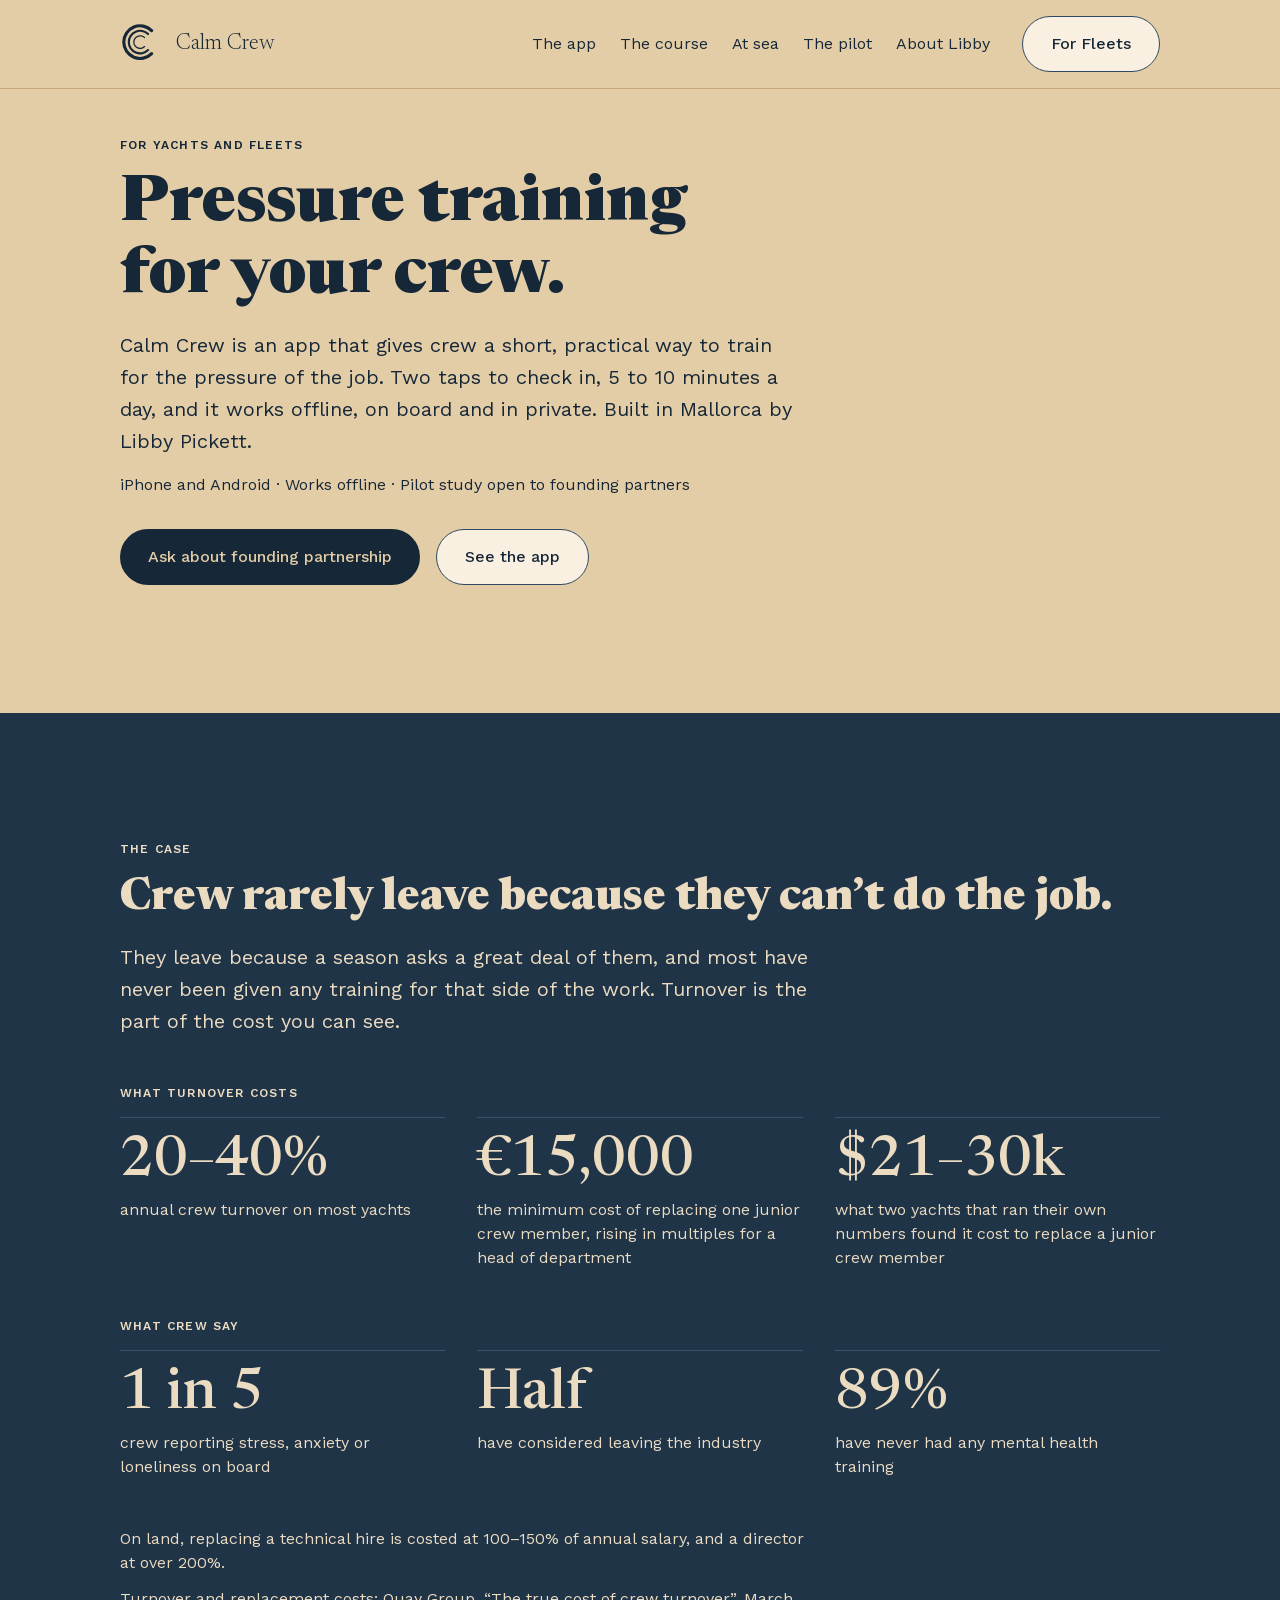
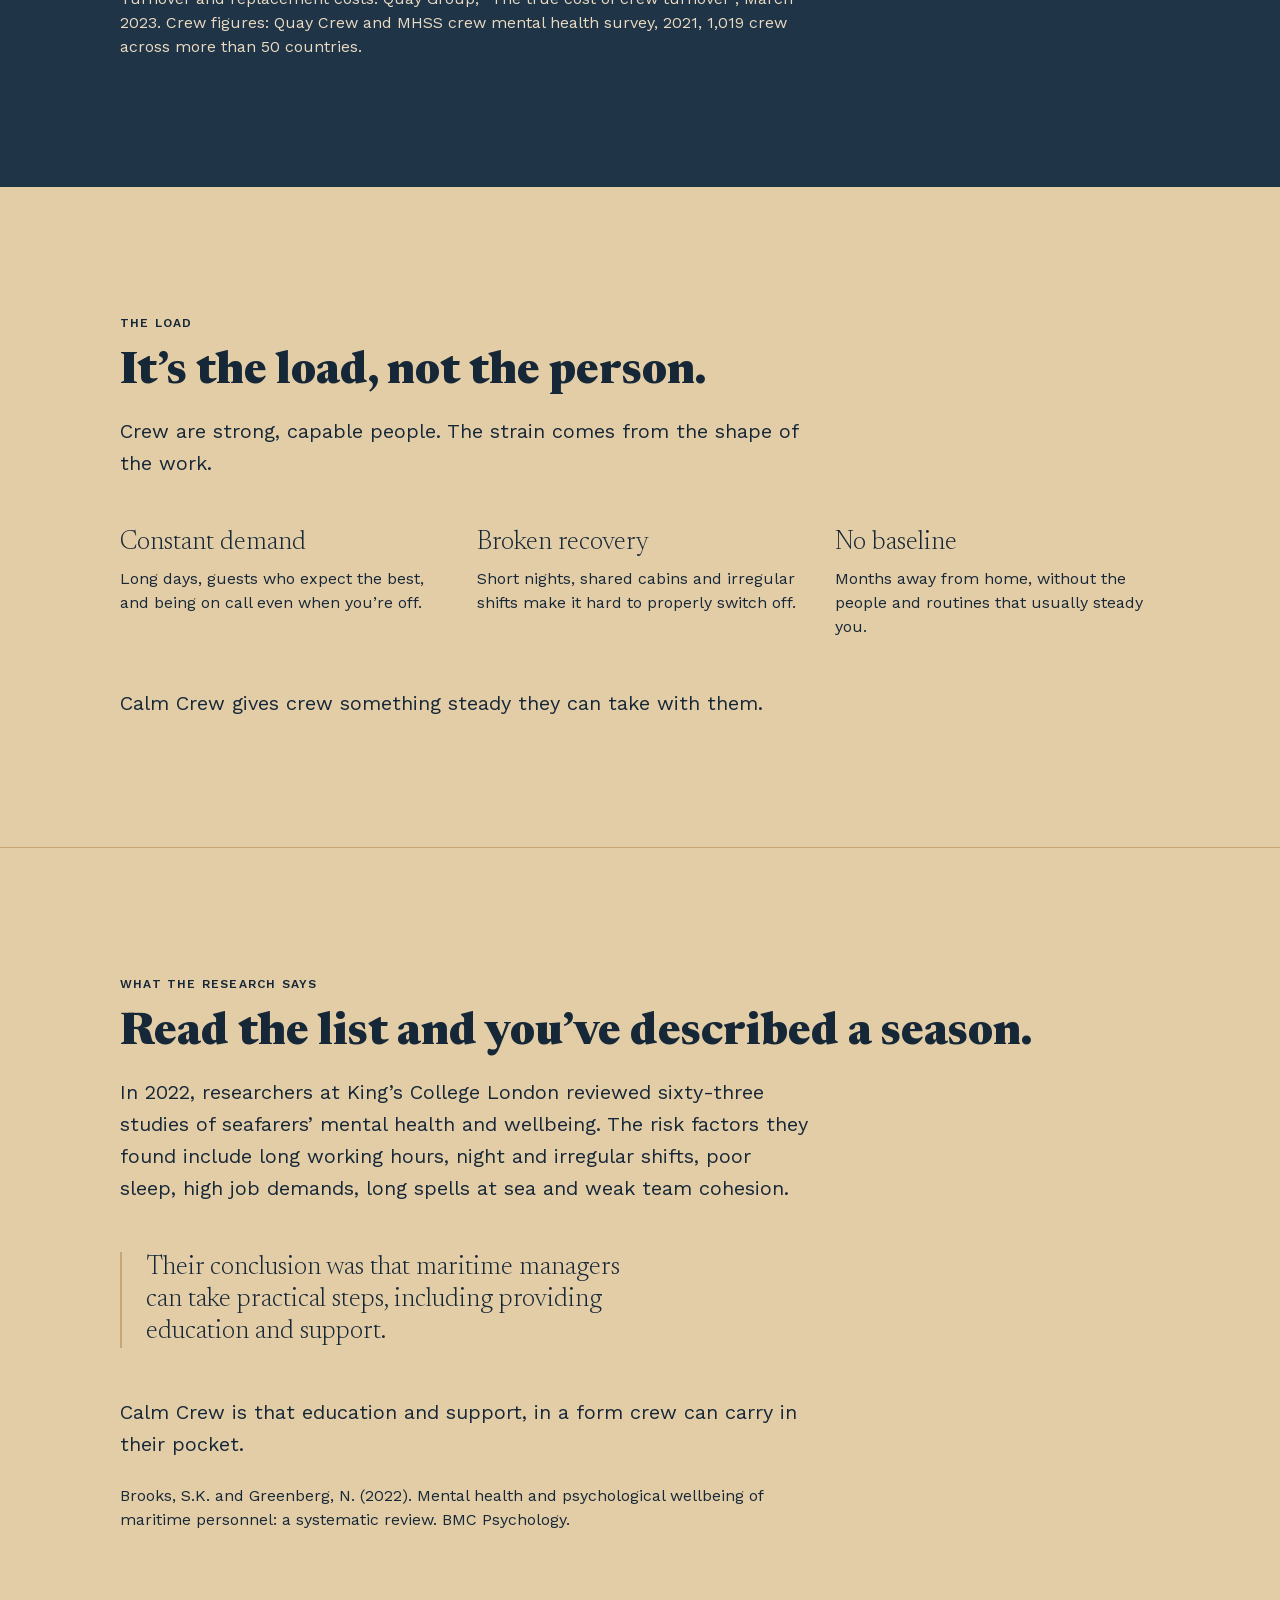
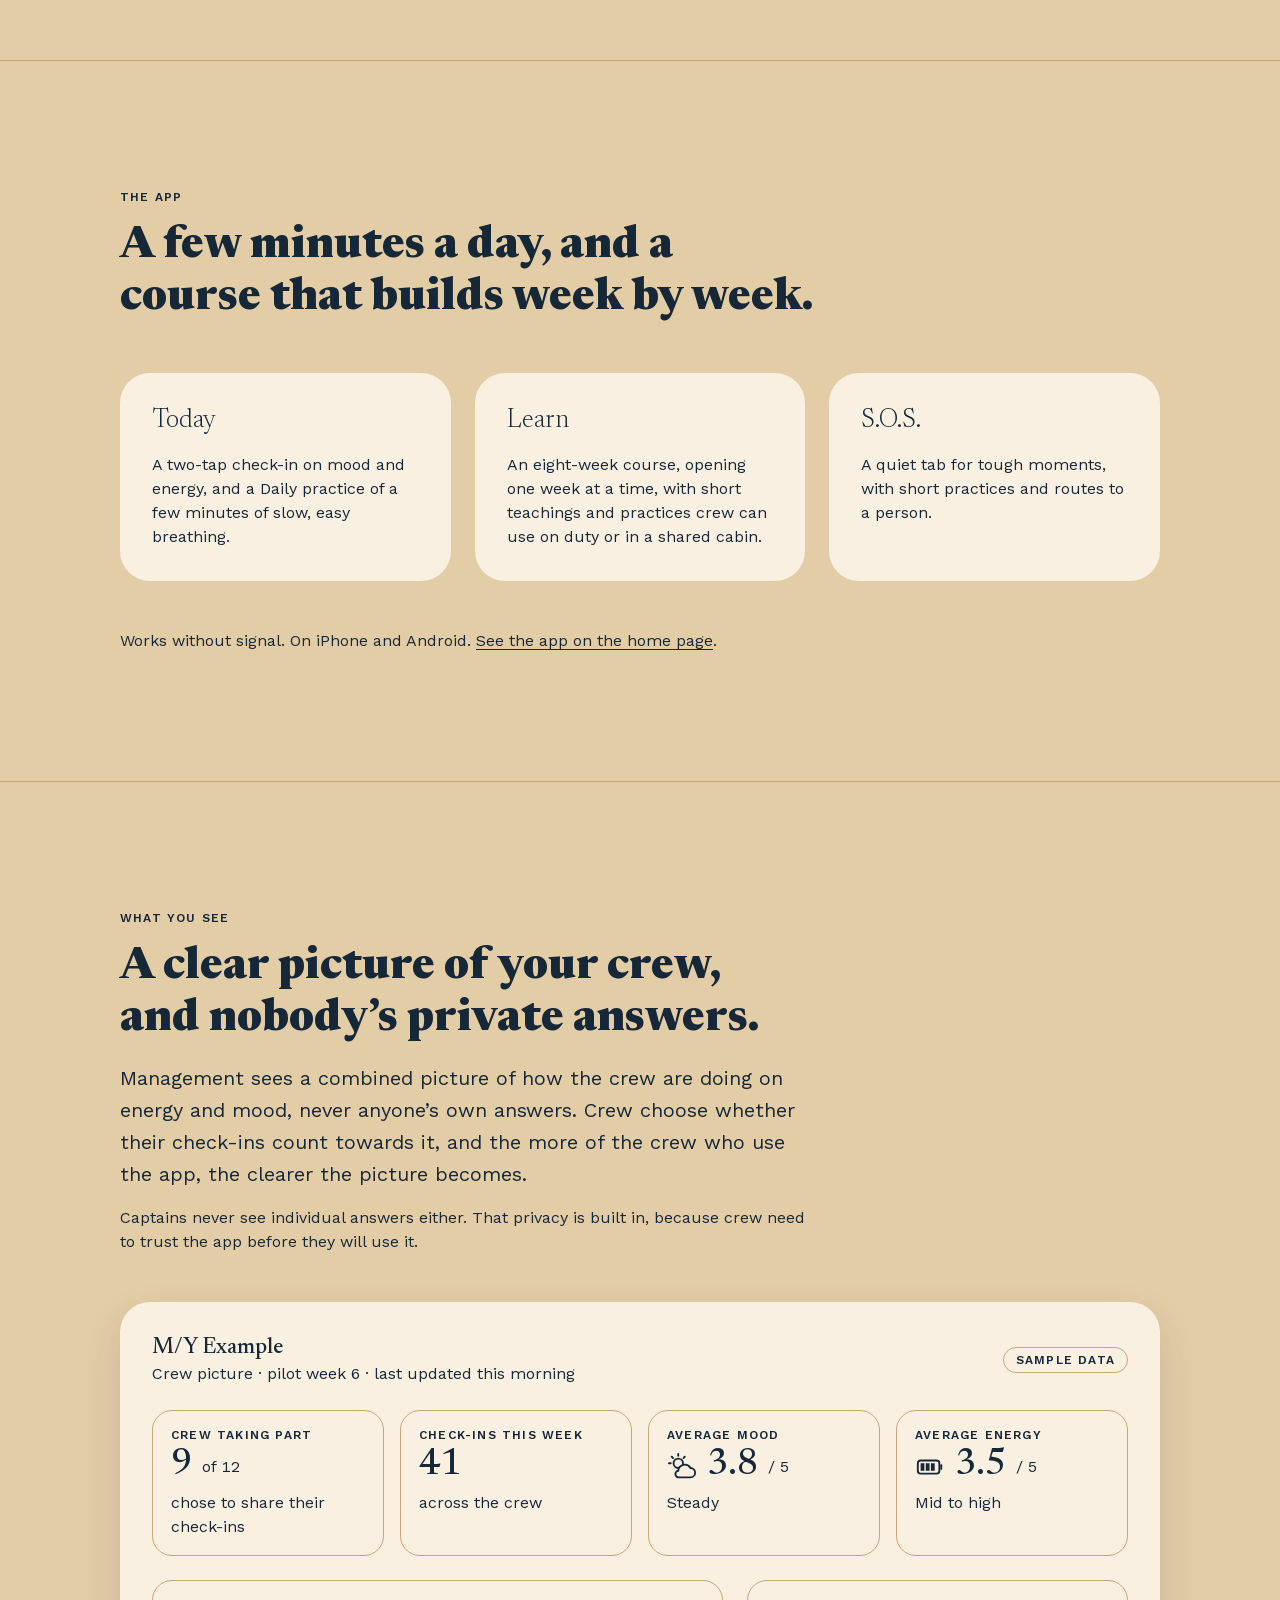
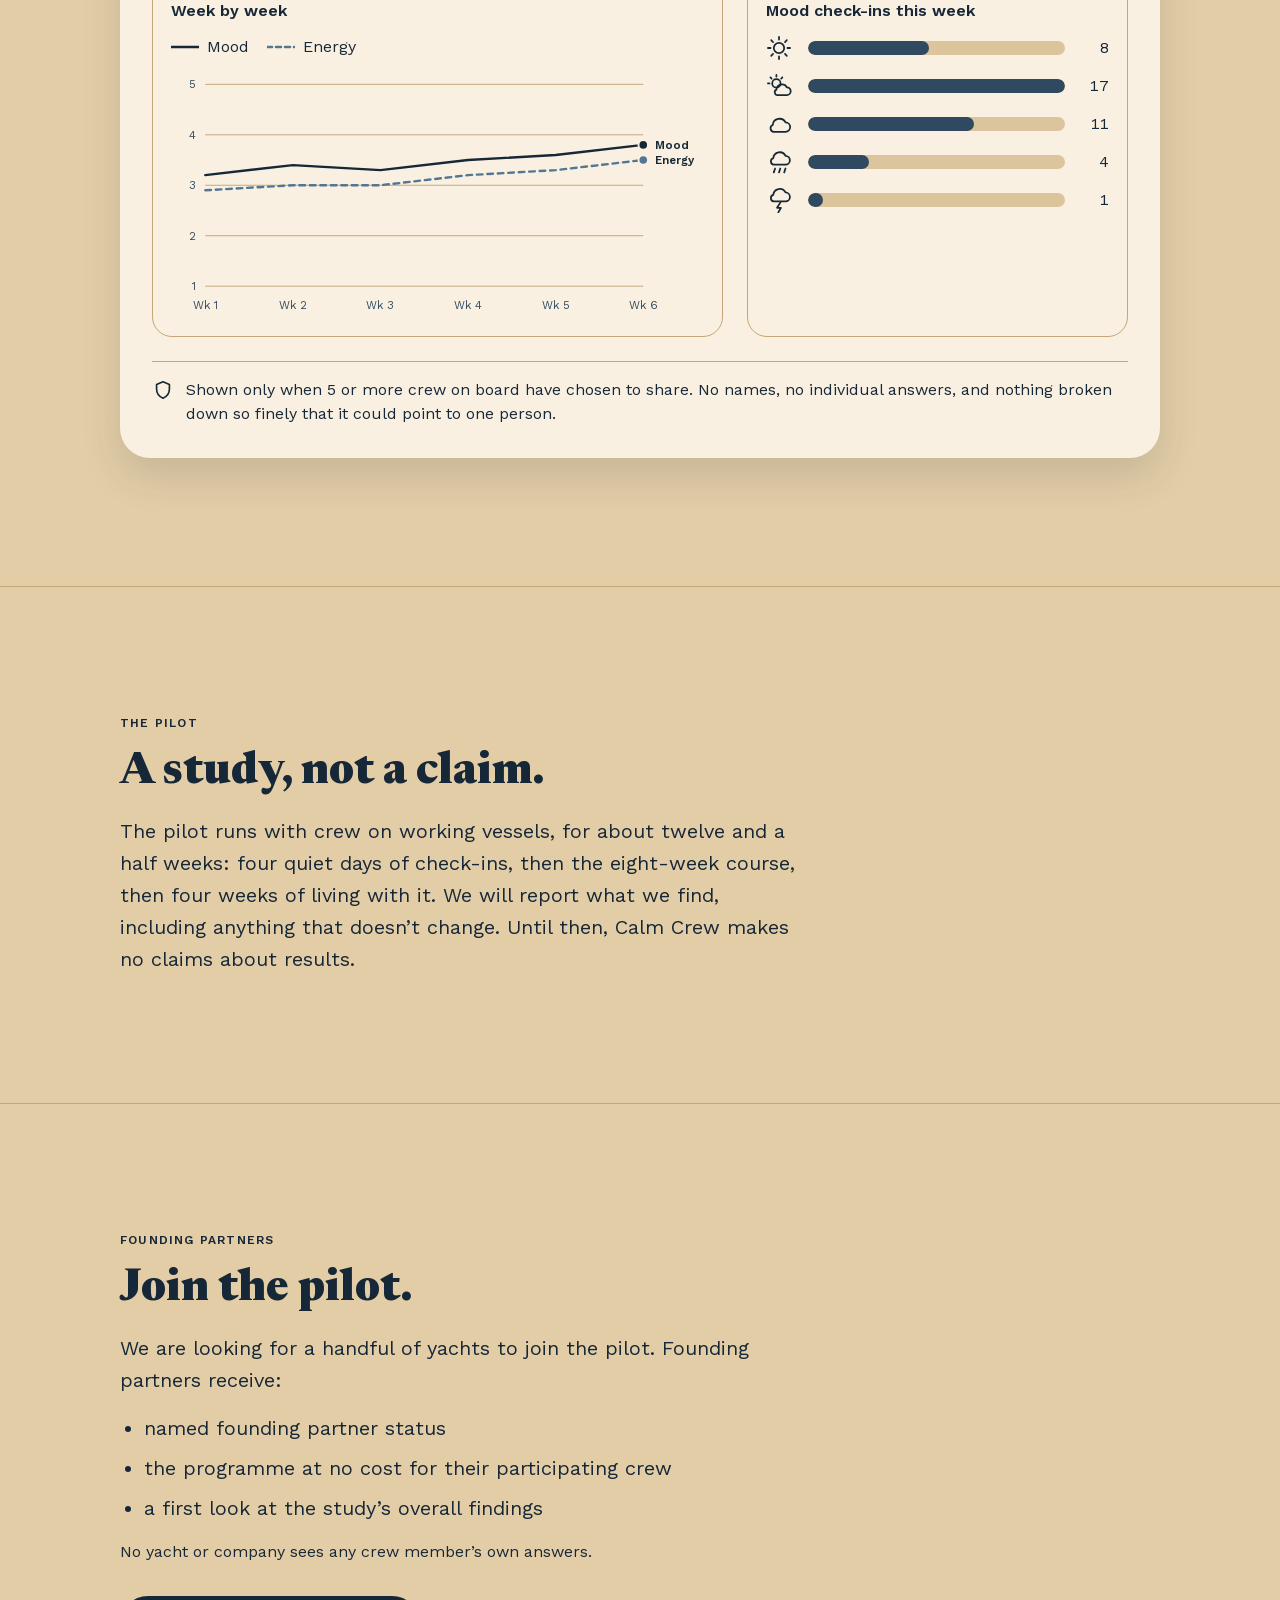
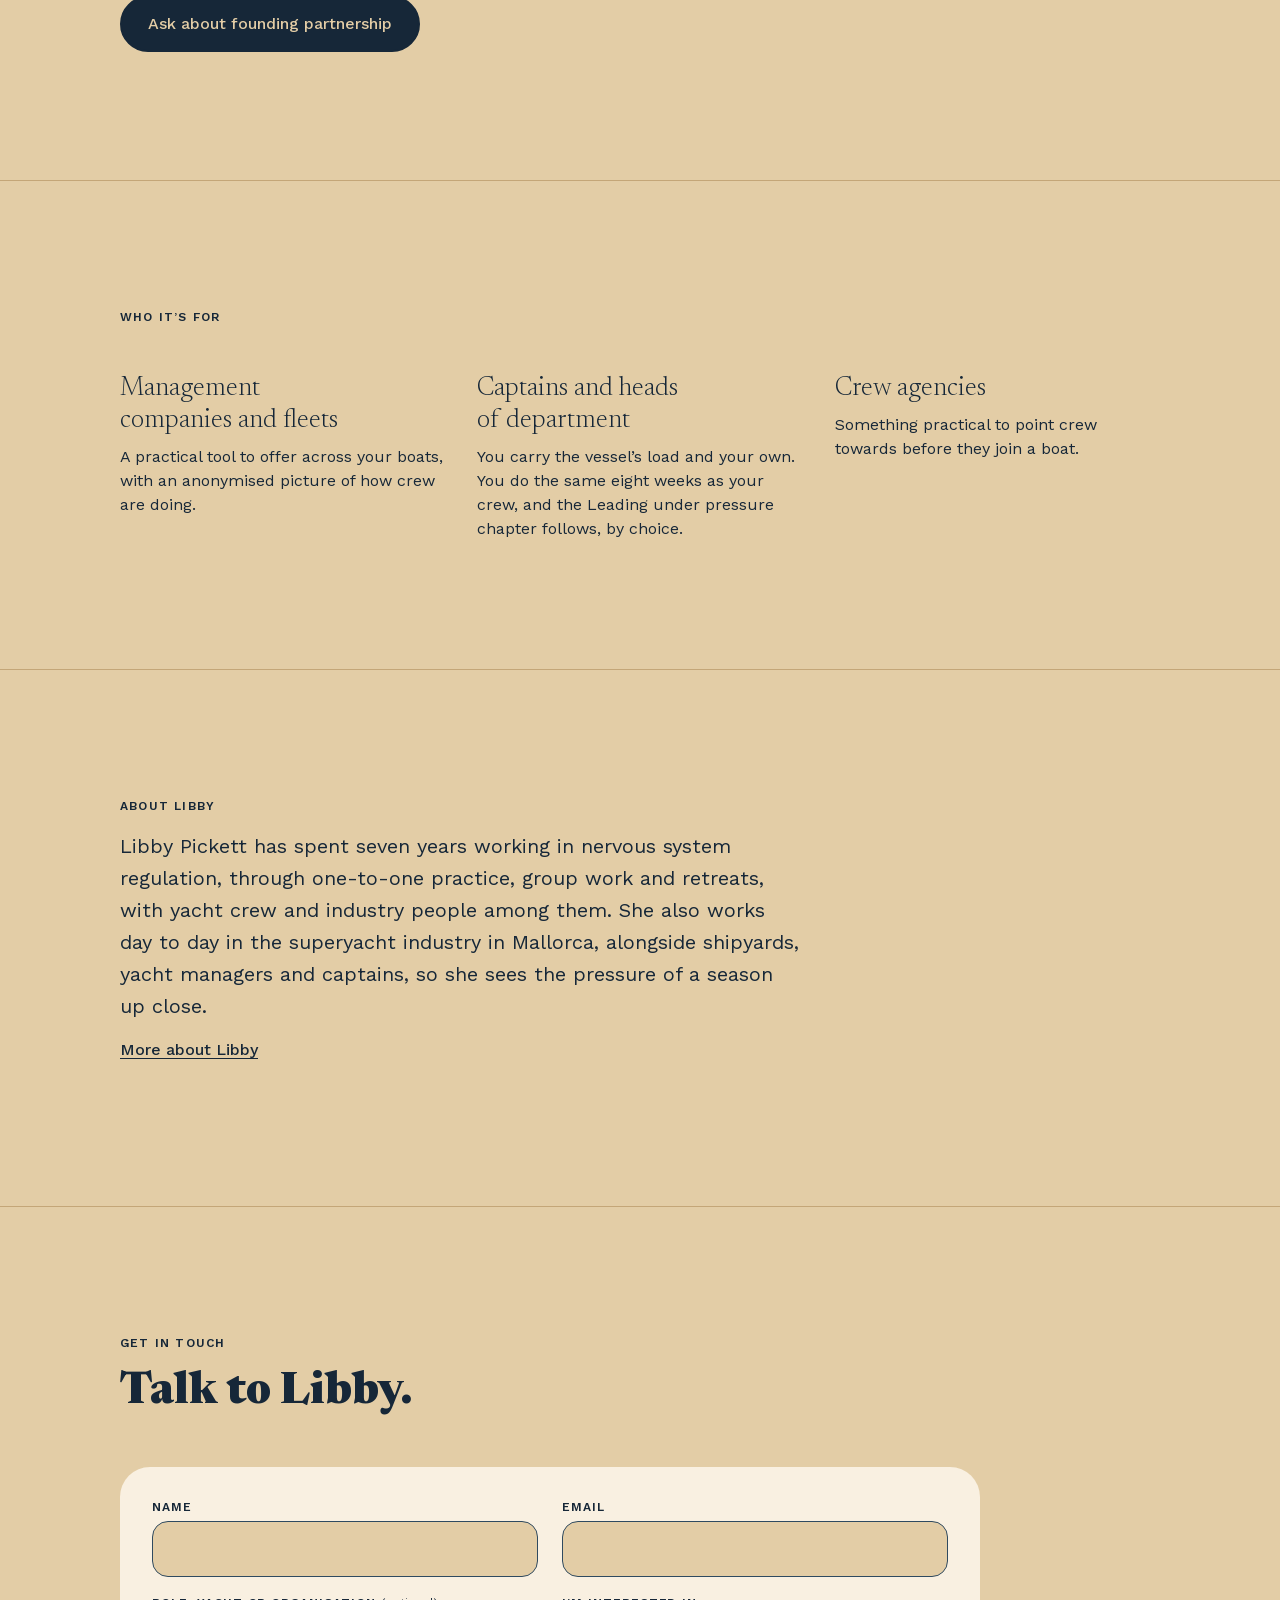
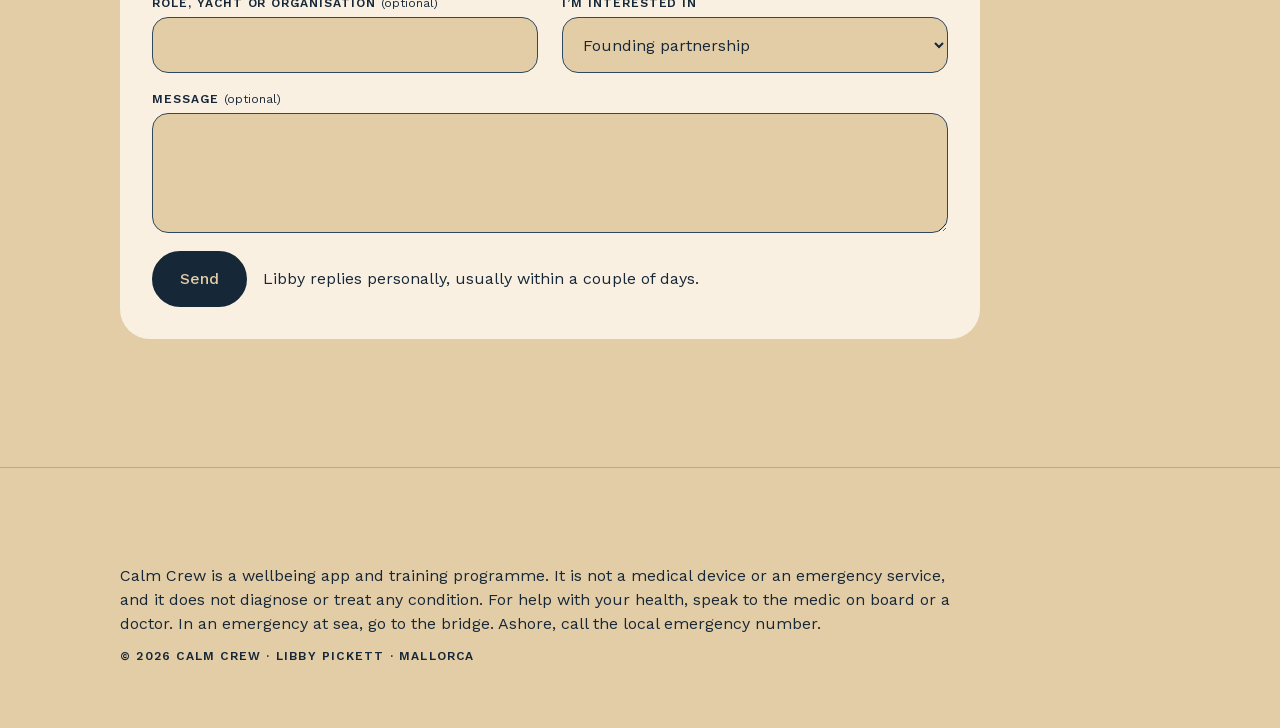
<file: fleets.html>
<!doctype html>
<!--
  Calm Crew — For yachts and fleets (calmcrew.app/fleets.html)
  The second page of the site, built from Libby's mock-up of 8 Oct 2026
  (claude.ai artifact "Calm Crew Fleets Page"), without its review notice.
  Same tokens, components and menu as index.html; no floating waiting-list
  button here. Day sections on Sand, the case on a Night band (see tokens.css).
-->
<html lang="en-GB">
<head>
  <meta charset="utf-8">
  <meta name="viewport" content="width=device-width, initial-scale=1">
  <title>For yachts and fleets — Calm Crew</title>
  <meta name="description" content="Calm Crew is an app that gives crew a short, practical way to train for the pressure of the job. Pilot study open to founding partners.">
  <link rel="canonical" href="https://calmcrew.app/fleets.html">

  <!-- Same values as the Day and Night grounds in tokens.css. -->
  <meta name="theme-color" content="#E3CDA6" media="(prefers-color-scheme: light)">
  <meta name="theme-color" content="#203448" media="(prefers-color-scheme: dark)">
  <link rel="icon" href="favicon.ico" sizes="32x32">
  <link rel="icon" href="assets/brand/favicon-v2.svg" type="image/svg+xml">
  <link rel="apple-touch-icon" href="assets/brand/apple-touch-icon-v2.png">

  <meta property="og:type" content="website">
  <meta property="og:site_name" content="Calm Crew">
  <meta property="og:locale" content="en_GB">
  <meta property="og:url" content="https://calmcrew.app/fleets.html">
  <meta property="og:title" content="Calm Crew: pressure training for your crew">
  <meta property="og:description" content="A short, practical way for crew to train for the pressure of the job. Pilot study open to founding partners.">
  <meta property="og:image" content="https://calmcrew.app/assets/brand/og-image-v2.png">
  <meta property="og:image:type" content="image/png">
  <meta property="og:image:width" content="1200">
  <meta property="og:image:height" content="630">
  <meta property="og:image:alt" content="The Calm Crew logo mark and name, with the tagline “Steady at sea · calm within”, on a sand background.">
  <meta name="twitter:card" content="summary_large_image">

  <link rel="preload" href="assets/fonts/newsreader-300-latin.woff2" as="font" type="font/woff2" crossorigin>
  <link rel="preload" href="assets/fonts/work-sans-400-700-latin.woff2" as="font" type="font/woff2" crossorigin>

  <!-- /assets/* is cached for a year: bump ?v= when a file changes. -->
  <link rel="stylesheet" href="assets/fonts/fonts.css?v=2026-10-07a">
  <link rel="stylesheet" href="assets/css/tokens.css?v=2026-10-07a">
  <link rel="stylesheet" href="assets/css/site.css?v=2026-10-08d">
  <script src="assets/js/site.js?v=2026-10-08a"></script>
  <script src="assets/js/fleets.js?v=2026-10-08a" defer></script>
</head>
<body class="page-fleets">
  <a class="skip-link btn btn--primary" href="#main">Skip to content</a>

  <!-- ===================================================================
       Header: the same menu as index.html (its links lead back there), with
       For Fleets marked as this page. No floating waiting-list button.
       =================================================================== -->
  <header class="site-header">
    <div class="container site-header__bar">
      <a class="brand" href="./">
        <svg class="brand__mark" viewBox="0 0 70 70" fill="none" aria-hidden="true" focusable="false">
          <path d="M50.38 13.62C46.7444 9.9825 42.1116 7.50489 37.0678 6.50058C32.0239 5.49627 26.7955 6.01037 22.0438 7.97785C17.2921 9.94533 13.2307 13.2778 10.3732 17.5538C7.51566 21.8298 5.99045 26.8571 5.99045 32C5.99045 37.1429 7.51566 42.1703 10.3732 46.4462C13.2307 50.7222 17.2921 54.0547 22.0438 56.0222C26.7955 57.9897 32.0239 58.5037 37.0678 57.4994C42.1116 56.4951 46.7444 54.0175 50.38 50.38" stroke="currentColor" stroke-width="5" stroke-linecap="round"/>
          <path d="M44.73 19.27C42.2124 16.7533 39.0051 15.0395 35.5136 14.3454C32.0221 13.6514 28.4032 14.0082 25.1145 15.3707C21.8258 16.7333 19.0149 19.0404 17.0373 22.0004C15.0597 24.9603 14.0042 28.4402 14.0042 32C14.0042 35.5598 15.0597 39.0397 17.0373 41.9997C19.0149 44.9596 21.8258 47.2667 25.1145 48.6293C28.4032 49.9918 32.0221 50.3486 35.5136 49.6546C39.0051 48.9605 42.2124 47.2468 44.73 44.73" stroke="currentColor" stroke-width="3.4" stroke-linecap="round"/>
          <path d="M39.07 24.93C37.6716 23.5312 35.8898 22.5785 33.9499 22.1924C32.01 21.8063 29.9992 22.0041 28.1717 22.7609C26.3443 23.5177 24.7823 24.7994 23.6834 26.444C22.5844 28.0885 21.9979 30.0221 21.9979 32C21.9979 33.9779 22.5844 35.9115 23.6834 37.556C24.7823 39.2006 26.3443 40.4823 28.1717 41.2391C29.9992 41.9959 32.01 42.1937 33.9499 41.8076C35.8898 41.4215 37.6716 40.4688 39.07 39.07" stroke="currentColor" stroke-width="2" stroke-linecap="round"/>
        </svg>
        <span class="wordmark">Calm Crew</span>
      </a>

      <button class="nav-toggle btn btn--primary" type="button" aria-expanded="false" aria-controls="site-menu" hidden>Menu</button>

      <div class="site-menu" id="site-menu">
        <nav class="site-nav" aria-label="Main">
          <ul>
            <li><a href="./#app">The app</a></li>
            <li><a href="./#course">The course</a></li>
            <li><a href="./#at-sea">At sea</a></li>
            <li><a href="./#pilot">The pilot</a></li>
            <li><a href="./#about">About Libby</a></li>
          </ul>
        </nav>
        <a class="btn btn--secondary" href="fleets.html" aria-current="page">For Fleets</a>
      </div>
    </div>
  </header>

  <main id="main">

    <!-- ===================================================================
         Hero (Day)
         =================================================================== -->
    <section id="top" class="section hero" aria-labelledby="top-title">
      <div class="container">
        <div class="hero__copy">
          <div class="section-head">
            <p class="eyebrow">For yachts and fleets</p>
            <h1 class="display" id="top-title">Pressure training for your crew.</h1>
            <p class="lead">Calm Crew is an app that gives crew a short, practical way to train for the pressure of the job. Two taps to check in, 5 to 10 minutes a day, and it works offline, on board and in private. Built in Mallorca by Libby Pickett.</p>
          </div>
          <p class="hero__facts">iPhone and Android · Works offline · Pilot study open to founding partners</p>
          <div class="actions">
            <a class="btn btn--primary" href="#contact">Ask about founding partnership</a>
            <a class="btn btn--secondary" href="./">See the app</a>
          </div>
        </div>
      </div>
    </section>

    <!-- ===================================================================
         #case — The case (Night). Figures as in the mock-up, with its sources.
         =================================================================== -->
    <section id="case" class="section band-night" aria-labelledby="case-title">
      <div class="container">
        <div class="section-head">
          <p class="eyebrow">The case</p>
          <h2 class="heading" id="case-title">Crew rarely leave because they can’t do the job.</h2>
          <p class="lead">They leave because a season asks a great deal of them, and most have never been given any training for that side of the work. Turnover is the part of the cost you can see.</p>
        </div>

        <div class="fig-groups">
          <div class="fig-group">
            <h3 class="eyebrow" id="figs-cost">What turnover costs</h3>
            <ul class="figs" role="list" aria-labelledby="figs-cost">
              <li class="fig"><p class="fig__n">20–40%</p><p>annual crew turnover on most yachts</p></li>
              <li class="fig"><p class="fig__n">€15,000</p><p>the minimum cost of replacing one junior crew member, rising in multiples for a head of department</p></li>
              <li class="fig"><p class="fig__n">$21–30k</p><p>what two yachts that ran their own numbers found it cost to replace a junior crew member</p></li>
            </ul>
          </div>
          <div class="fig-group">
            <h3 class="eyebrow" id="figs-crew">What crew say</h3>
            <ul class="figs" role="list" aria-labelledby="figs-crew">
              <li class="fig"><p class="fig__n">1 in 5</p><p>crew reporting stress, anxiety or loneliness on board</p></li>
              <li class="fig"><p class="fig__n">Half</p><p>have considered leaving the industry</p></li>
              <li class="fig"><p class="fig__n">89%</p><p>have never had any mental health training</p></li>
            </ul>
          </div>
        </div>

        <div class="prose case__notes">
          <p>On land, replacing a technical hire is costed at 100–150% of annual salary, and a director at over 200%.</p>
          <p class="source">Turnover and replacement costs: Quay Group, “The true cost of crew turnover”, March 2023. Crew figures: Quay Crew and MHSS crew mental health survey, 2021, 1,019 crew across more than 50 countries.</p>
        </div>
      </div>
    </section>

    <!-- ===================================================================
         #load — The load (Day)
         =================================================================== -->
    <section id="load" class="section" aria-labelledby="load-title">
      <div class="container">
        <div class="section-head">
          <p class="eyebrow">The load</p>
          <h2 class="heading" id="load-title">It’s the load, not the person.</h2>
          <p class="lead">Crew are strong, capable people. The strain comes from the shape of the work.</p>
        </div>
        <ul class="columns" role="list">
          <li><h3 class="title">Constant demand</h3><p>Long days, guests who expect the best, and being on call even when you’re off.</p></li>
          <li><h3 class="title">Broken recovery</h3><p>Short nights, shared cabins and irregular shifts make it hard to properly switch off.</p></li>
          <li><h3 class="title">No baseline</h3><p>Months away from home, without the people and routines that usually steady you.</p></li>
        </ul>
        <p class="lead section-close">Calm Crew gives crew something steady they can take with them.</p>
      </div>
    </section>

    <!-- ===================================================================
         #research — What the research says (Day)
         =================================================================== -->
    <section id="research" class="section" aria-labelledby="research-title">
      <div class="container">
        <div class="section-head">
          <p class="eyebrow">What the research says</p>
          <h2 class="heading" id="research-title">Read the list and you’ve described a season.</h2>
          <p class="lead">In 2022, researchers at King’s College London reviewed sixty-three studies of seafarers’ mental health and wellbeing. The risk factors they found include long working hours, night and irregular shifts, poor sleep, high job demands, long spells at sea and weak team cohesion.</p>
        </div>
        <p class="quote">Their conclusion was that maritime managers can take practical steps, including providing education and support.</p>
        <p class="lead section-close">Calm Crew is that education and support, in a form crew can carry in their pocket.</p>
        <p class="source">Brooks, S.K. and Greenberg, N. (2022). Mental health and psychological wellbeing of maritime personnel: a systematic review. BMC Psychology.</p>
      </div>
    </section>

    <!-- ===================================================================
         #app — The app (Day)
         =================================================================== -->
    <section id="app" class="section" aria-labelledby="app-title">
      <div class="container">
        <div class="section-head">
          <p class="eyebrow">The app</p>
          <h2 class="heading" id="app-title">A few minutes a day, and a course that builds week by week.</h2>
        </div>
        <ul class="cards cards--3 section-body" role="list">
          <li class="card">
            <h3 class="title">Today</h3>
            <p>A two-tap check-in on mood and energy, and a Daily practice of a few minutes of slow, easy breathing.</p>
          </li>
          <li class="card">
            <h3 class="title">Learn</h3>
            <p>An eight-week course, opening one week at a time, with short teachings and practices crew can use on duty or in a shared cabin.</p>
          </li>
          <li class="card">
            <h3 class="title">S.O.S.</h3>
            <p>A quiet tab for tough moments, with short practices and routes to a person.</p>
          </li>
        </ul>
        <p class="section-close">Works without signal. On iPhone and Android. <a href="./#app">See the app on the home page</a>.</p>
      </div>
    </section>

    <!-- ===================================================================
         #dashboard — What you see (Day), with a sample management dashboard.
         Sample data only: the numbers, the chart and the counts are made up.
         =================================================================== -->
    <section id="dashboard" class="section" aria-labelledby="dashboard-title">
      <div class="container">
        <div class="section-head">
          <p class="eyebrow">What you see</p>
          <h2 class="heading" id="dashboard-title">A clear picture of your crew, and nobody’s private answers.</h2>
          <p class="lead">Management sees a combined picture of how the crew are doing on energy and mood, never anyone’s own answers. Crew choose whether their check-ins count towards it, and the more of the crew who use the app, the clearer the picture becomes.</p>
          <p class="section-head__more">Captains never see individual answers either. That privacy is built in, because crew need to trust the app before they will use it.</p>
        </div>

        <div class="dash section-body" role="group" aria-label="Sample management dashboard">
          <div class="dash__top">
            <div>
              <p class="dash__who">M/Y Example</p>
              <p>Crew picture · pilot week 6 · last updated this morning</p>
            </div>
            <p class="chip">Sample data</p>
          </div>

          <ul class="tiles" role="list">
            <li class="tile">
              <p class="tile__k">Crew taking part</p>
              <p class="tile__v">9 <small>of 12</small></p>
              <p>chose to share their check-ins</p>
            </li>
            <li class="tile">
              <p class="tile__k">Check-ins this week</p>
              <p class="tile__v">41</p>
              <p>across the crew</p>
            </li>
            <li class="tile">
              <p class="tile__k">Average mood</p>
              <p class="tile__v"><svg viewBox="0 0 32 32" aria-hidden="true" focusable="false" fill="none" stroke="currentColor" stroke-width="2" stroke-linecap="round"><circle cx="12" cy="12" r="5"/><path d="M12 2v2M2 12h2M5 5l1.4 1.4M19 5l-1.4 1.4"/><path class="icon-cover" d="M13 27h12a5 5 0 0 0 0-10 7 7 0 0 0-13 3 3.5 3.5 0 0 0 1 7z"/></svg>3.8 <small>/ 5</small></p>
              <p>Steady</p>
            </li>
            <li class="tile">
              <p class="tile__k">Average energy</p>
              <p class="tile__v"><svg viewBox="0 0 32 32" aria-hidden="true" focusable="false" fill="none" stroke="currentColor" stroke-width="2"><rect x="3" y="9" width="23" height="14" rx="3"/><path d="M28 14v4" stroke-linecap="round"/><rect class="icon-fill" x="6" y="12" width="4" height="8"/><rect class="icon-fill" x="11.5" y="12" width="4" height="8"/><rect class="icon-fill" x="17" y="12" width="4" height="8"/></svg>3.5 <small>/ 5</small></p>
              <p>Mid to high</p>
            </li>
          </ul>

          <div class="dash__grid">
            <div class="panel panel--trend">
              <h3 class="panel__title">Week by week</h3>
              <ul class="legend" role="list">
                <li><svg viewBox="0 0 28 10" aria-hidden="true" focusable="false"><line class="chart__line chart__line--mood" x1="0" y1="5" x2="28" y2="5"/></svg>Mood</li>
                <li><svg viewBox="0 0 28 10" aria-hidden="true" focusable="false"><line class="chart__line chart__line--energy" x1="0" y1="5" x2="28" y2="5"/></svg>Energy</li>
              </ul>
              <div class="chart" role="img" aria-label="Average mood and energy across pilot weeks 1 to 6, mood rising from 3.2 to 3.8 and energy from 2.9 to 3.5 out of 5. Sample data.">
                <svg viewBox="0 0 560 260" aria-hidden="true" focusable="false">
                  <line class="chart__grid" x1="36" x2="496" y1="226" y2="226"/>
                  <text x="26" y="230" text-anchor="end">1</text>
                  <line class="chart__grid" x1="36" x2="496" y1="173" y2="173"/>
                  <text x="26" y="177" text-anchor="end">2</text>
                  <line class="chart__grid" x1="36" x2="496" y1="120" y2="120"/>
                  <text x="26" y="124" text-anchor="end">3</text>
                  <line class="chart__grid" x1="36" x2="496" y1="67" y2="67"/>
                  <text x="26" y="71" text-anchor="end">4</text>
                  <line class="chart__grid" x1="36" x2="496" y1="14" y2="14"/>
                  <text x="26" y="18" text-anchor="end">5</text>
                  <text x="36" y="250" text-anchor="middle">Wk 1</text>
                  <text x="128" y="250" text-anchor="middle">Wk 2</text>
                  <text x="220" y="250" text-anchor="middle">Wk 3</text>
                  <text x="312" y="250" text-anchor="middle">Wk 4</text>
                  <text x="404" y="250" text-anchor="middle">Wk 5</text>
                  <text x="496" y="250" text-anchor="middle">Wk 6</text>
                  <path class="chart__line chart__line--mood" d="M36 109.4 L128 98.8 L220 104.1 L312 93.5 L404 88.2 L496 77.6"/>
                  <circle class="chart__dot chart__dot--mood" cx="496" cy="77.6" r="5"/>
                  <text class="chart__end" x="508" y="81.6">Mood</text>
                  <path class="chart__line chart__line--energy" d="M36 125.3 L128 120 L220 120 L312 109.4 L404 104.1 L496 93.5"/>
                  <circle class="chart__dot chart__dot--energy" cx="496" cy="93.5" r="5"/>
                  <text class="chart__end" x="508" y="97.5">Energy</text>
                  <line class="chart__cross" y1="14" y2="226" x1="0" x2="0" visibility="hidden"/>
                  <rect class="chart__hit" x="-10" y="14" width="92" height="212" data-week="1" data-mood="3.2" data-energy="2.9" data-x="36" data-y="109.4"/>
                  <rect class="chart__hit" x="82" y="14" width="92" height="212" data-week="2" data-mood="3.4" data-energy="3.0" data-x="128" data-y="98.8"/>
                  <rect class="chart__hit" x="174" y="14" width="92" height="212" data-week="3" data-mood="3.3" data-energy="3.0" data-x="220" data-y="104.1"/>
                  <rect class="chart__hit" x="266" y="14" width="92" height="212" data-week="4" data-mood="3.5" data-energy="3.2" data-x="312" data-y="93.5"/>
                  <rect class="chart__hit" x="358" y="14" width="92" height="212" data-week="5" data-mood="3.6" data-energy="3.3" data-x="404" data-y="88.2"/>
                  <rect class="chart__hit" x="450" y="14" width="92" height="212" data-week="6" data-mood="3.8" data-energy="3.5" data-x="496" data-y="77.6"/>
                </svg>
              </div>
              <!-- Filled in by fleets.js on hover or tap: "Week 3 / Mood 3.3 · Energy 3.0". -->
              <p class="tip" aria-hidden="true" hidden></p>
            </div>

            <div class="panel">
              <h3 class="panel__title">Mood check-ins this week</h3>
              <!-- Calm to Storm, as the app's weather icons only. Each mood's name is kept for
                   screen readers and as the hover title. Bars are counts out of 17, the largest. -->
              <ul class="dist" role="list">
                <li><span class="dist__name" title="Calm"><svg viewBox="0 0 20 20" aria-hidden="true" focusable="false"><circle cx="10" cy="10" r="4"/><path d="M10 1.5v2M10 16.5v2M1.5 10h2M16.5 10h2M4 4l1.4 1.4M14.6 14.6L16 16M4 16l1.4-1.4M14.6 5.4L16 4"/></svg><span class="visually-hidden">Calm</span></span><span class="dist__bar" aria-hidden="true"><i class="dist__fill dist__fill--8"></i></span><span class="dist__count">8</span></li>
                <li><span class="dist__name" title="Steady"><svg viewBox="0 0 20 20" aria-hidden="true" focusable="false"><circle cx="8" cy="8" r="3.2"/><path d="M8 1.5v1.2M1.5 8h1.2M3.4 3.4l.9.9M12.6 3.4l-.9.9"/><path d="M9 17h7a3 3 0 0 0 0-6 4.3 4.3 0 0 0-8 1.8A2.2 2.2 0 0 0 9 17z"/></svg><span class="visually-hidden">Steady</span></span><span class="dist__bar" aria-hidden="true"><i class="dist__fill dist__fill--17"></i></span><span class="dist__count">17</span></li>
                <li><span class="dist__name" title="Choppy"><svg viewBox="0 0 20 20" aria-hidden="true" focusable="false"><path d="M6 16h9a3.6 3.6 0 0 0 0-7.2 5.2 5.2 0 0 0-9.8 2A2.7 2.7 0 0 0 6 16z"/></svg><span class="visually-hidden">Choppy</span></span><span class="dist__bar" aria-hidden="true"><i class="dist__fill dist__fill--11"></i></span><span class="dist__count">11</span></li>
                <li><span class="dist__name" title="Rough"><svg viewBox="0 0 20 20" aria-hidden="true" focusable="false"><path d="M6 12h9a3.4 3.4 0 0 0 0-6.8 5 5 0 0 0-9.4 1.9A2.5 2.5 0 0 0 6 12z"/><path d="M7 15l-1 3M11 15l-1 3M15 15l-1 3"/></svg><span class="visually-hidden">Rough</span></span><span class="dist__bar" aria-hidden="true"><i class="dist__fill dist__fill--4"></i></span><span class="dist__count">4</span></li>
                <li><span class="dist__name" title="Storm"><svg viewBox="0 0 20 20" aria-hidden="true" focusable="false"><path d="M6 11h9a3.4 3.4 0 0 0 0-6.8 5 5 0 0 0-9.4 1.9A2.5 2.5 0 0 0 6 11z"/><path d="M11 12l-2.5 4h3l-2 3.5"/></svg><span class="visually-hidden">Storm</span></span><span class="dist__bar" aria-hidden="true"><i class="dist__fill dist__fill--1"></i></span><span class="dist__count">1</span></li>
              </ul>
            </div>
          </div>

          <p class="dash__privacy"><svg viewBox="0 0 24 24" aria-hidden="true" focusable="false" fill="none" stroke="currentColor" stroke-width="1.8" stroke-linejoin="round"><path d="M12 3l7 3v5c0 4.5-3 8.3-7 10-4-1.7-7-5.5-7-10V6z"/></svg><span>Shown only when 5 or more crew on board have chosen to share. No names, no individual answers, and nothing broken down so finely that it could point to one person.</span></p>
        </div>
      </div>
    </section>

    <!-- ===================================================================
         #pilot — The pilot (Day)
         =================================================================== -->
    <section id="pilot" class="section" aria-labelledby="pilot-title">
      <div class="container">
        <div class="section-head">
          <p class="eyebrow">The pilot</p>
          <h2 class="heading" id="pilot-title">A study, not a claim.</h2>
          <p class="lead">The pilot runs with crew on working vessels, for about twelve and a half weeks: four quiet days of check-ins, then the eight-week course, then four weeks of living with it. We will report what we find, including anything that doesn’t change. Until then, Calm Crew makes no claims about results.</p>
        </div>
      </div>
    </section>

    <!-- ===================================================================
         #partners — Founding partners (Day)
         =================================================================== -->
    <section id="partners" class="section" aria-labelledby="partners-title">
      <div class="container">
        <div class="section-head">
          <p class="eyebrow">Founding partners</p>
          <h2 class="heading" id="partners-title">Join the pilot.</h2>
          <p class="lead">We are looking for a handful of yachts to join the pilot. Founding partners receive:</p>
        </div>
        <ul class="list-lead">
          <li>named founding partner status</li>
          <li>the programme at no cost for their participating crew</li>
          <li>a first look at the study’s overall findings</li>
        </ul>
        <p class="section-head__more">No yacht or company sees any crew member’s own answers.</p>
        <div class="actions section-cta">
          <a class="btn btn--primary" href="#contact">Ask about founding partnership</a>
        </div>
      </div>
    </section>

    <!-- ===================================================================
         #who — Who it's for (Day)
         =================================================================== -->
    <section id="who" class="section" aria-labelledby="who-title">
      <div class="container">
        <h2 class="eyebrow" id="who-title">Who it’s for</h2>
        <ul class="columns" role="list">
          <li><h3 class="title">Management companies and fleets</h3><p>A practical tool to offer across your boats, with an anonymised picture of how crew are doing.</p></li>
          <li><h3 class="title">Captains and heads of department</h3><p>You carry the vessel’s load and your own. You do the same eight weeks as your crew, and the Leading under pressure chapter follows, by choice.</p></li>
          <li><h3 class="title">Crew agencies</h3><p>Something practical to point crew towards before they join a boat.</p></li>
        </ul>
      </div>
    </section>

    <!-- ===================================================================
         #about — About Libby (Day)
         =================================================================== -->
    <section id="about" class="section" aria-labelledby="about-title">
      <div class="container">
        <div class="section-head">
          <h2 class="eyebrow" id="about-title">About Libby</h2>
          <p class="lead">Libby Pickett has spent seven years working in nervous system regulation, through one-to-one practice, group work and retreats, with yacht crew and industry people among them. She also works day to day in the superyacht industry in Mallorca, alongside shipyards, yacht managers and captains, so she sees the pressure of a season up close.</p>
        </div>
        <p><a class="text-link" href="./#about">More about Libby</a></p>
      </div>
    </section>

    <!-- ===================================================================
         #contact — Get in touch (Day). The site has no form back end, so
         Send opens the visitor's own email app with the message written out
         to Libby (fleets.js). Nothing is collected or stored here. Without
         JavaScript, the email address shows instead of the form.
         =================================================================== -->
    <section id="contact" class="section" aria-labelledby="contact-title">
      <div class="container">
        <div class="section-head">
          <p class="eyebrow">Get in touch</p>
          <h2 class="heading" id="contact-title">Talk to Libby.</h2>
        </div>

        <form class="contact-form section-body" id="enquiry" aria-labelledby="contact-title">
          <div class="field">
            <label for="f-name">Name</label>
            <input id="f-name" name="name" autocomplete="name" required>
          </div>
          <div class="field">
            <label for="f-email">Email</label>
            <input id="f-email" name="email" type="email" autocomplete="email" required>
          </div>
          <div class="field">
            <label for="f-role">Role, yacht or organisation <span class="field__opt">(optional)</span></label>
            <input id="f-role" name="role" autocomplete="organization">
          </div>
          <div class="field">
            <label for="f-interest">I’m interested in</label>
            <select id="f-interest" name="interest">
              <option>Founding partnership</option>
              <option>The crew waiting list</option>
              <option>The advisory board</option>
              <option>Something else</option>
            </select>
          </div>
          <div class="field field--full">
            <label for="f-msg">Message <span class="field__opt">(optional)</span></label>
            <textarea id="f-msg" name="message"></textarea>
          </div>
          <div class="form__foot">
            <button class="btn btn--primary" type="submit">Send</button>
            <p>Libby replies personally, usually within a couple of days.</p>
          </div>
          <p class="form__sent" role="status"></p>
        </form>

        <p class="contact-fallback section-body">Email Libby at <a href="mailto:libby@calmcrewcoaching.com?subject=Calm%20Crew">libby@calmcrewcoaching.com</a>. She replies personally, usually within a couple of days.</p>
      </div>
    </section>

  </main>

  <footer class="site-footer">
    <div class="container">
      <p class="footer__disclaimer">Calm Crew is a wellbeing app and training programme. It is not a medical device or an emergency service, and it does not diagnose or treat any condition. For help with your health, speak to the medic on board or a doctor. In an emergency at sea, go to the bridge. Ashore, call the local emergency number.</p>
      <p class="eyebrow footer__legal">© 2026 Calm Crew · Libby Pickett · Mallorca</p>
    </div>
  </footer>
</body>
</html>
</file>
<file: assets/fonts/fonts.css>
/* Self-hosted (SIL Open Font License). Downloaded from Google Fonts on 1 Oct 2026 so no visitor's IP goes to Google.
   Newsreader: one variable file, weights 200-800 (Light 300 for text, ExtraBold 800 for titles since the 3 Oct 2026 design).
   Work Sans: variable 400-700, plus Italic 400. */
@font-face {
  font-family: 'Newsreader';
  font-style: normal;
  font-weight: 200 800;
  font-display: swap;
  src: url('newsreader-300-latin-ext.woff2') format('woff2');
  unicode-range: U+0100-02BA, U+02BD-02C5, U+02C7-02CC, U+02CE-02D7, U+02DD-02FF, U+0304, U+0308, U+0329, U+1D00-1DBF, U+1E00-1E9F, U+1EF2-1EFF, U+2020, U+20A0-20AB, U+20AD-20C0, U+2113, U+2C60-2C7F, U+A720-A7FF;
}
@font-face {
  font-family: 'Newsreader';
  font-style: normal;
  font-weight: 200 800;
  font-display: swap;
  src: url('newsreader-300-latin.woff2') format('woff2');
  unicode-range: U+0000-00FF, U+0131, U+0152-0153, U+02BB-02BC, U+02C6, U+02DA, U+02DC, U+0304, U+0308, U+0329, U+2000-206F, U+20AC, U+2122, U+2191, U+2193, U+2212, U+2215, U+FEFF, U+FFFD;
}
@font-face {
  font-family: 'Work Sans';
  font-style: normal;
  font-weight: 400 700;
  font-display: swap;
  src: url('work-sans-400-700-latin-ext.woff2') format('woff2');
  unicode-range: U+0100-02BA, U+02BD-02C5, U+02C7-02CC, U+02CE-02D7, U+02DD-02FF, U+0304, U+0308, U+0329, U+1D00-1DBF, U+1E00-1E9F, U+1EF2-1EFF, U+2020, U+20A0-20AB, U+20AD-20C0, U+2113, U+2C60-2C7F, U+A720-A7FF;
}
@font-face {
  font-family: 'Work Sans';
  font-style: normal;
  font-weight: 400 700;
  font-display: swap;
  src: url('work-sans-400-700-latin.woff2') format('woff2');
  unicode-range: U+0000-00FF, U+0131, U+0152-0153, U+02BB-02BC, U+02C6, U+02DA, U+02DC, U+0304, U+0308, U+0329, U+2000-206F, U+20AC, U+2122, U+2191, U+2193, U+2212, U+2215, U+FEFF, U+FFFD;
}
@font-face {
  font-family: 'Work Sans';
  font-style: italic;
  font-weight: 400;
  font-display: swap;
  src: url('work-sans-italic-400-latin-ext.woff2') format('woff2');
  unicode-range: U+0100-02BA, U+02BD-02C5, U+02C7-02CC, U+02CE-02D7, U+02DD-02FF, U+0304, U+0308, U+0329, U+1D00-1DBF, U+1E00-1E9F, U+1EF2-1EFF, U+2020, U+20A0-20AB, U+20AD-20C0, U+2113, U+2C60-2C7F, U+A720-A7FF;
}
@font-face {
  font-family: 'Work Sans';
  font-style: italic;
  font-weight: 400;
  font-display: swap;
  src: url('work-sans-italic-400-latin.woff2') format('woff2');
  unicode-range: U+0000-00FF, U+0131, U+0152-0153, U+02BB-02BC, U+02C6, U+02DA, U+02DC, U+0304, U+0308, U+0329, U+2000-206F, U+20AC, U+2122, U+2191, U+2193, U+2212, U+2215, U+FEFF, U+FFFD;
}
</file>
<file: assets/css/tokens.css>
/*
 * DESIGN TOKENS — Calm Crew Brand v2.0, for the website
 * =============================================================================
 * Colours, radii and app type sizes are transcribed one-for-one from the Figma
 * file `Calm Crew — App Design V1` (key f0J6MJZNgvUgkXO1FzVUjd), collections
 * `Brand v2.0` and `Shape options` (mode C · Capsule). Web-only sizes come
 * from the Figma collection `Web layout` (modes Desktop / Mobile) and the
 * `Web/*` text styles.
 *
 * Colours: the palette of the Figma page "Final Design C" (7 Oct 2026), which
 * is `Brand v2.0` in modes "Day · A" and "Night · A". Two modes only: Day and
 * Night. Do not add a third mode. Steel is never used for text. No gold.
 *
 * In Final Design C, `white` is a cream (#F9F0E1) and `black` a deep navy
 * (#162738): there is no pure white or pure black any more. Cards use the
 * app's `surface/chrome`, the cream of its active cards. Its `surface/raised`
 * (#D4BA8E) marks locked cards, so the site does not use it.
 */

:root {
  /* DAY · A — warm tan ground, deep-navy ink. ink on ground = 9.81:1. */
  --ground: #E3CDA6;
  --surface-card: #F9F0E1; /* surface/chrome: the app's card surface. ink on it 13.45:1 */
  --ink-primary: #162738;
  --ink-secondary: #2F4A60; /* 5.97:1 on ground, 8.19:1 on a card, 5.51:1 on selection-wash */
  --hairline: #C4A678;
  --selection-wash: #DCC59C;
  --selection-ring: #537792; /* the focus ring: 3.06:1 on ground, above the 3:1 an outline needs */
  --selection-solid: #537792; /* 3.06:1 on ground: never a background for body text on the web */
  --glass-shadow: rgb(22 39 56 / 0.14);
  --on-primary: #E3CDA6; /* label on an ink-filled button (the ground, as in the app) */
  --white: #F9F0E1; /* chip surface: secondary buttons */
  --black: #162738; /* titles and small text: the app's maximum-contrast ink */

  /* Shape options · C · Capsule */
  --radius-control: 999px;
  --radius-card: 30px;
  --radius-phone: 64px;
  --radius-glass: 54px;

  /* Touch target, above Apple's 44pt floor */
  --touch-min: 56px;

  /* Web layout · Desktop */
  --page-gutter: 120px;
  --page-max-width: 1200px;
  --section-padding-y: 128px;
  --section-stack: 48px;
  --card-gap: 24px;
  --card-padding: 32px;
  --text-stack: 16px;

  /* Web layout · values the Figma frames keep the same at both sizes */
  --header-padding-y: 16px;     /* above and below the header row: 88 tall */
  --hero-padding-top: 48px;
  --footer-padding-top: 96px;
  --footer-padding-bottom: 64px;
  --footer-tagline-gap: 16px;   /* logo to tagline */
  --footer-link-inset: 4px;     /* the footer links' side padding */
  --paragraph-gap: 12px;
  --cta-padding-top: 16px;      /* the hero's button row: extra space above it */
  --button-padding-x: 28px;     /* text inset inside a button, border included */
  --brand-gap: 12px;            /* logo mark to wordmark */
  --caption-gap: 16px;          /* phone to its caption */

  /* Type */
  --font-serif: 'Newsreader', 'Iowan Old Style', Georgia, serif;
  --font-sans: 'Work Sans', system-ui, -apple-system, 'Segoe UI', sans-serif;
  --display-size: 64px;   --display-line: 72px;   /* Web/Display */
  --heading-size: 44px;   --heading-line: 52px;   /* Web/Heading */
  --title-size: 26px;     --title-line: 32px;     /* Web/Title */
  --question-size: 22px;  --question-line: 28px;  /* v2/Question */
  --lead-size: 20px;      --lead-line: 32px;      /* Web/Lead */
  --body-size: 16px;      --body-line: 24px;      /* v2/Body — never smaller */
  --label-size: 12px;     --label-line: 16px;     /* v2/Field label — the only text under 16 */
}

/* NIGHT · A — the same relationships inverted, so it keeps its character. */
.band-night,
:root[data-theme='night'] {
  --ground: #203448;
  --surface-card: #162738; /* surface/chrome in Night */
  --ink-primary: #EADBC1;
  --ink-secondary: #A3B6C3; /* 6.10:1 on ground, 7.27:1 on a card, 6.70:1 on selection-wash */
  --hairline: #37536A;
  --selection-wash: #1B2D41;
  --selection-ring: #A3B6C3;
  --selection-solid: #F9F0E1;
  --glass-shadow: rgb(0 0 0 / 0.45);
  --on-primary: #203448;
  --white: #162738; /* the chip surface in Night, as in the app */
  --black: #EADBC1; /* titles and small text in Night: 9.36:1 on the band, 11.15:1 on a card */
}

/* Web layout · Mobile */
@media (max-width: 760px) {
  :root {
    --page-gutter: 20px;
    --section-padding-y: 72px;
    --section-stack: 32px;
    --card-gap: 16px;
    --card-padding: 24px;
    --text-stack: 12px;
    --display-size: 40px;   --display-line: 48px;
    --heading-size: 32px;   --heading-line: 40px;
  }
}
</file>
<file: assets/css/site.css>
/*
 * SITE STYLES — Calm Crew one-page website
 * =============================================================================
 * Layout and components for index.html, fleets.html and 404.html.
 * Every colour, space and type size comes from tokens.css; nothing here sets a
 * colour of its own. A Night band is `class="band-night"`: tokens.css redefines
 * the custom properties there, so the same rules below draw Day and Night.
 *
 * Breakpoints
 *   1359px and below  header nav links tighten up
 *   1279px and below  header collapses to the logo plus a Menu button
 *   1080px and below  side-by-side sections stack (tablet)
 *    760px and below  mobile tokens, single column (matches tokens.css)
 *    480px and below  the fleets page's figures go to one column
 */

/* ---------------------------------------------------------------------------
 * Derived spacing — names for the token steps used below, nothing new.
 * (Only spacing is derived here. Colours are never aliased on :root, because
 * an alias would freeze the Day value and break the Night bands.)
 * ------------------------------------------------------------------------- */
:root {
  --gap-xs: calc(var(--text-stack) / 2);       /* 8 / 6 */
  --gap-p: var(--paragraph-gap);               /* 12      between paragraphs */
  --gap-s: var(--text-stack);                  /* 16 / 12 */
  --gap-m: var(--card-gap);                    /* 24 / 16 heading to lead */
  --gap-ml: calc(var(--text-stack) * 2);       /* 32 / 24 copy to buttons */
  --gap-l: var(--section-stack);               /* 48 / 32 head to content */
  --gap-xl: calc(var(--section-stack) * 2);    /* 96 / 64 */
  --header-h: calc(var(--touch-min) + var(--header-padding-y) * 2); /* 88 */
  /* Column gap: 96px at 1440, easing down to 48px on narrower desktops. */
  --col-gap: clamp(var(--section-stack), 6.67vw, calc(var(--section-stack) * 2));
  /* Reading measure for leads and long paragraphs, from the Figma frames. */
  --measure: 690px;
  color-scheme: light;
}

.band-night {
  /* Native controls (select menus, autofill, scrollbars) follow the band. */
  color-scheme: dark;
}

/* Small text takes --black, the app's maximum-contrast ink: deep navy on the
   tan Day bands, sand on the navy Night bands (Final Design C, 7 Oct 2026).
   That covers eyebrows, leads, body copy, card text, captions, links, and the
   header and footer links. Titles are --black too (rules below); the logo
   keeps its own colour (p.brand in the footer).
   Day: 9.81:1 on the ground, 13.45:1 on a card. Night: 9.36:1 on the band,
   11.15:1 on a card. `body` lifts this above the single-class link rules
   further down. */
body :is(p:not(.brand), li, figcaption, label, strong, .eyebrow, .lead, .caption, .text-link, .links a, .site-nav a, .footer__col a) {
  color: var(--black);
}

/* ---------------------------------------------------------------------------
 * Base
 * ------------------------------------------------------------------------- */
*,
*::before,
*::after {
  box-sizing: border-box;
}

html {
  -webkit-text-size-adjust: 100%;
  text-size-adjust: 100%;
}

/* Smooth scrolling only for people who have not asked for less motion. */
@media (prefers-reduced-motion: no-preference) {
  html {
    scroll-behavior: smooth;
  }
}

body {
  margin: 0;
  background: var(--ground);
  color: var(--ink-primary);
  font-family: var(--font-sans);
  font-size: var(--body-size);
  line-height: var(--body-line);
  font-weight: 400;
  -webkit-font-smoothing: antialiased;
  -moz-osx-font-smoothing: grayscale;
}

h1, h2, h3, h4, p, ul, ol, figure, blockquote {
  margin: 0;
}

img {
  display: block;
  max-width: 100%;
  height: auto;
}

a {
  color: inherit;
  text-decoration-thickness: 1px;
  text-underline-offset: 0.2em;
}

a:hover {
  text-decoration-thickness: 2px;
}

/* One focus style everywhere: a 2px ring, offset so it never sits on the fill. */
:focus-visible {
  outline: 2px solid var(--selection-ring);
  outline-offset: 2px;
}

.visually-hidden {
  position: absolute !important;
  width: 1px;
  height: 1px;
  padding: 0;
  margin: -1px;
  overflow: hidden;
  clip: rect(0 0 0 0);
  white-space: nowrap;
  border: 0;
}

/* ---------------------------------------------------------------------------
 * Layout
 * ------------------------------------------------------------------------- */
.container {
  width: 100%;
  max-width: calc(var(--page-max-width) + var(--page-gutter) * 2);
  margin-inline: auto;
  padding-inline: var(--page-gutter);
}

.section {
  background: var(--ground);
  color: var(--ink-primary);
  padding-block: var(--section-padding-y);
}

/* The browser keeps anchor targets and focused controls clear of the sticky
   header (scroll-padding applies to every scroll into view, not only to
   elements with an id). */
html {
  scroll-padding-top: var(--header-h);
}

/* Two even columns (pilot, about): 552 | 96 | 552 at 1440. Contact adjusts it below. */
.split {
  display: grid;
  grid-template-columns: repeat(2, minmax(0, 1fr));
  column-gap: var(--col-gap);
  row-gap: var(--gap-l);
  align-items: start;
}

/* ---------------------------------------------------------------------------
 * Type
 * ------------------------------------------------------------------------- */
.eyebrow {
  font-family: var(--font-sans);
  font-weight: 600;
  font-size: var(--label-size);
  line-height: var(--label-line);
  letter-spacing: 0.1em;
  text-transform: uppercase;
  color: var(--ink-secondary);
}

.display,
.heading,
.title,
.wordmark {
  font-family: var(--font-serif);
  font-weight: 300;
  color: var(--ink-primary);
  text-wrap: balance;
}

.display {
  font-size: var(--display-size);
  line-height: var(--display-line);
}

.heading {
  font-size: var(--heading-size);
  line-height: var(--heading-line);
}

/* Titles take the app's 3 Oct 2026 screen-title style: Newsreader ExtraBold in
   --black (deep navy in Day, sand in Night). Card titles stay Light, as the app's list titles do,
   but share the colour. */
.display,
.heading {
  font-weight: 800;
  color: var(--black);
}

.title {
  font-size: var(--title-size);
  line-height: var(--title-line);
  color: var(--black);
}

.lead {
  font-size: var(--lead-size);
  line-height: var(--lead-line);
  color: var(--ink-secondary);
  max-width: var(--measure);
  text-wrap: pretty;
}

.prose {
  color: var(--ink-secondary);
  max-width: var(--measure);
}

.prose p {
  text-wrap: pretty;
}

.prose p + p,
.prose p + .note,
.prose .note + p {
  margin-top: var(--gap-p);
}

/* Section head: eyebrow, heading, lead, 16 apart (12 on a phone), as in
   Figma's Web / Section head. */
.section-head .heading,
.section-head .display {
  margin-top: var(--gap-s);
}

.section-head .lead {
  margin-top: var(--gap-s);
}

/* Content that follows a section head inside the same column. (Not a blanket
   `.section-head + *`: in two-column grids the sibling is the other column.) */
.at-sea__grid,
.anchor__text .prose {
  margin-top: var(--gap-l);
}

/* ---------------------------------------------------------------------------
 * Buttons and links
 * Primary: ink fill, ground-coloured label. Secondary: the app's unselected
 * chip (3 Oct 2026) — white surface, 1.5px slate outline.
 * Both are 56px pills, the app's touch minimum.
 * ------------------------------------------------------------------------- */
.btn {
  display: inline-flex;
  align-items: center;
  justify-content: center;
  min-height: var(--touch-min);
  padding-inline: calc(var(--button-padding-x) - 2px); /* less the 2px border */
  border: 2px solid var(--ink-primary);
  border-radius: var(--radius-control);
  font-family: var(--font-sans);
  font-size: var(--body-size);
  line-height: var(--body-line);
  font-weight: 500;
  text-align: center;
  text-decoration: none;
  cursor: pointer;
}

.btn--primary {
  background: var(--ink-primary);
  color: var(--on-primary);
}

.btn--primary:hover {
  background: var(--ink-secondary);
  border-color: var(--ink-secondary);
}

.btn--secondary {
  padding-inline: var(--button-padding-x); /* text 29.5px in, as in Figma */
  background: var(--white);
  border: 1.5px solid var(--ink-secondary);
  color: var(--ink-primary);
}

/* The border darkens too: in Night the wash is almost the --white chip colour,
   so the stroke carries the hover (ink/primary, the app's selected-chip stroke). */
.btn--secondary:hover {
  background: var(--selection-wash);
  border-color: var(--ink-primary);
}

/* A text link that still meets the 56px target. */
.text-link {
  display: inline-flex;
  align-items: center;
  min-height: var(--touch-min);
  font-weight: 500;
  color: var(--ink-secondary); /* the app's inline link colour ("View history.") */
}

@media (prefers-reduced-motion: no-preference) {
  .btn {
    transition: background-color 150ms ease, border-color 150ms ease;
  }
}

.actions {
  display: flex;
  flex-wrap: wrap;
  align-items: center;
  gap: var(--gap-s);
}

.links {
  display: flex;
  flex-wrap: wrap;
  column-gap: var(--gap-ml);
  list-style: none;
  padding: 0;
}

.links a {
  display: inline-flex;
  align-items: center;
  min-height: var(--touch-min);
  font-weight: 500; /* Figma: Work Sans Medium, as on buttons */
  color: var(--ink-secondary);
}

/* ---------------------------------------------------------------------------
 * Skip link
 * ------------------------------------------------------------------------- */
.skip-link {
  position: absolute;
  top: var(--gap-xs);
  left: var(--page-gutter);
  z-index: 100;
  transform: translateY(-200%);
}

.skip-link:focus {
  transform: none;
}

/* ---------------------------------------------------------------------------
 * Header
 * ------------------------------------------------------------------------- */
.site-header {
  position: relative;
  z-index: 20;
  background: var(--ground);
  border-bottom: 1px solid var(--hairline);
}

/* Sticky only with JS, where the mobile menu collapses; without JS the nav
   wraps onto several lines and would cover too much of a small screen. */
.js .site-header {
  position: sticky;
  top: 0;
}

/* A short viewport (a phone on its side, or 400% zoom) has no room for a
   sticky header: let it scroll away with the page. */
@media (max-height: 480px) {
  .js .site-header {
    position: relative;
  }

  html {
    scroll-padding-top: 0;
  }
}

.site-header__bar {
  display: flex;
  flex-wrap: wrap;
  align-items: center;
  justify-content: space-between;
  column-gap: var(--gap-m);
  min-height: var(--header-h);
  padding-block: var(--header-padding-y);
}

.brand {
  display: inline-flex;
  align-items: center;
  gap: var(--brand-gap);
  min-height: var(--touch-min);
  color: var(--ink-primary);
  text-decoration: none;
}

.brand__mark {
  width: 44px;
  height: 44px;
  flex: none;
}

.wordmark {
  font-size: var(--question-size);
  line-height: var(--question-line);
}

.site-menu {
  display: flex;
  flex-wrap: wrap;
  align-items: center;
  gap: var(--gap-m);
}

.site-nav ul {
  display: flex;
  flex-wrap: wrap;
  column-gap: calc(var(--text-stack) * 1.25);
  list-style: none;
  padding: 0;
}

.site-nav a {
  display: inline-flex;
  align-items: center;
  min-height: var(--touch-min);
  padding-inline: var(--gap-xs);
  color: var(--ink-primary);
  text-decoration: none;
}

.site-nav a:hover {
  text-decoration: underline;
}

/* Narrower desktops: tighter links so the full header still fits on one line. */
@media (max-width: 1359px) {
  .site-nav ul {
    column-gap: var(--gap-xs);
  }
}

/* The Menu button only exists once site.js has run (it removes `hidden`). */
.nav-toggle {
  display: none;
}

@media (max-width: 1279px) {
  .js .nav-toggle {
    display: inline-flex;
  }

  .js .site-menu {
    display: none;
    position: absolute;
    top: 100%;
    left: 0;
    right: 0;
    max-height: calc(100vh - var(--header-h));
    /* The visible height, so the last item never hides under a phone's toolbar. */
    max-height: calc(100dvh - var(--header-h));
    overflow-y: auto;
    flex-direction: column;
    align-items: stretch;
    gap: var(--gap-s);
    padding: var(--gap-xs) var(--page-gutter) var(--gap-m);
    background: var(--ground);
    border-bottom: 1px solid var(--hairline);
  }

  .js .site-menu.is-open {
    display: flex;
  }

  .js .site-nav ul {
    flex-direction: column;
  }

  .js .site-nav a {
    width: 100%;
    padding-inline: 0;
    border-bottom: 1px solid var(--hairline);
  }

  .js .site-menu > .btn {
    align-self: flex-start;
  }
}

/* "For Fleets" is a dark-blue (primary) button; on its own page it is the
   secondary chip (fleets.html sets btn--secondary with aria-current). */

/* ---------------------------------------------------------------------------
 * Floating "Join the crew waiting list" (index.html only)
 * Bottom-right on desktop and tablet; a full-width bar on a phone. site.js
 * adds `band-night` over a Night band, so tokens.css gives it the Night
 * colours there (sand on navy). With JavaScript it waits hidden until
 * site.js adds `is-shown`: not while the page's own waiting-list buttons are
 * on screen, nor on Get in touch and the footer. Without it, it just shows.
 * The ring in the ground colour keeps it apart from a band of its own colour.
 * ------------------------------------------------------------------------- */
.float-cta {
  position: fixed;
  right: var(--gap-ml);
  bottom: calc(var(--gap-ml) + env(safe-area-inset-bottom, 0px));
  z-index: 10; /* under the header (20), so the open menu covers it */
}

.float-cta .btn {
  box-shadow: 0 0 0 2px var(--ground), 0 12px 32px var(--glass-shadow);
}

.js .float-cta:not(.is-shown) {
  visibility: hidden;
  opacity: 0;
  transform: translateY(var(--gap-xs));
}

@media (prefers-reduced-motion: no-preference) {
  .float-cta {
    transition: opacity 200ms ease, transform 200ms ease, visibility 200ms;
  }

  .float-cta .btn {
    transition: background-color 150ms ease, border-color 150ms ease, color 150ms ease, box-shadow 150ms ease;
  }
}

@media (max-width: 760px) {
  .float-cta {
    left: var(--page-gutter);
    right: var(--page-gutter);
    bottom: calc(var(--gap-s) + env(safe-area-inset-bottom, 0px));
  }

  .float-cta .btn {
    width: 100%;
  }
}

/* ---------------------------------------------------------------------------
 * Phone mock-ups
 * The frame is drawn in CSS: a 10px ink bezel, 64px outer radius, 54px inner
 * radius and the token shadow, at the 413px design size. `.phone` is a size
 * container, so smaller phones (tablet, mobile, pairs) scale every part of the
 * frame with them instead of ending up with a thick bezel on a small screen.
 * ------------------------------------------------------------------------- */
.shot {
  display: flex;
  flex-direction: column;
  align-items: center;
  gap: var(--caption-gap);
}

.phone {
  width: 413px;
  max-width: 100%;
  flex: none;
  container-type: inline-size;
}

.phone__frame {
  overflow: hidden;
  background: var(--ink-primary);
  border: 10px solid var(--ink-primary);
  border-width: calc(100cqi * 10 / 413);
  border-radius: var(--radius-phone);
  border-radius: calc(100cqi * 64 / 413);
  box-shadow: 0 24px 64px var(--glass-shadow);
}

.phone__frame img {
  width: 100%;
  border-radius: var(--radius-glass);
  border-radius: calc(100cqi * 54 / 413);
}

/* Two phones overlapping by 96px: 413 + 413 - 96 = 730 at full size.
   Percentages keep that proportion whatever width the pair gets. */
.phone-pair {
  display: flex;
  align-items: flex-start;
  width: 100%;
  max-width: 730px;
}

.phone-pair .phone {
  width: calc(100% * 413 / 730);
}

.phone-pair .phone + .phone {
  margin-left: calc(-100% * 96 / 730);
}

.caption {
  text-align: center;
}

/* Side by side, the text centres on the phone itself, as in Figma: the
   caption hangs into the section's bottom padding. (Not in the course, where
   cards follow the pair, nor in History, where Figma counts it.) */
@media (min-width: 1081px) {
  .hero__grid .shot,
  .app__grid .shot,
  .at-sea__grid .shot {
    margin-bottom: calc(-1 * (var(--caption-gap) + var(--label-line)));
  }
}

/* ---------------------------------------------------------------------------
 * Cards
 * ------------------------------------------------------------------------- */
.card {
  background: var(--surface-card);
  border-radius: var(--radius-card);
  padding: var(--card-padding);
  color: var(--ink-secondary);
}

.card .title {
  margin-bottom: var(--gap-s);
}

/* A card with only a title (Learn, in the app section) ends at the title. */
.card .title:last-child {
  margin-bottom: 0;
}

/* The one emphasised card title on the page (privacy, "What management sees."). */
.title--bold {
  font-weight: 700;
}

/* Inline emphasis uses the self-hosted Work Sans Bold and Italic faces. */
strong {
  font-weight: 700;
  color: var(--ink-primary);
}

em {
  font-style: italic;
}

.card p + p {
  margin-top: var(--gap-p);
}

.cards {
  display: grid;
  gap: var(--card-gap);
  list-style: none;
  padding: 0;
}

.cards--2 {
  grid-template-columns: repeat(2, minmax(0, 1fr));
}

.cards--3 {
  grid-template-columns: repeat(3, minmax(0, 1fr));
}

/* Chapter 2's modules: one run of text with middle dots, as in Figma, and a
   list for screen readers. The dots and the full stop are silent (the text
   after the slash is what assistive technology reads). */
.module-list > :not(:last-child)::after {
  content: " ·";
  content: " ·" / "";
}

.module-list > :last-child::after {
  content: ".";
  content: "." / "";
}

/* ---------------------------------------------------------------------------
 * Hero (#top)
 * ------------------------------------------------------------------------- */
.hero {
  padding-block: var(--hero-padding-top) var(--section-padding-y);
}

.hero__grid {
  display: grid;
  grid-template-columns: minmax(0, 1fr) auto;
  column-gap: var(--col-gap);
  align-items: center;
}

.hero__copy {
  max-width: var(--measure);
}

.hero .actions {
  margin-top: calc(var(--gap-s) + var(--cta-padding-top)); /* 32 / 28 */
}

.hero__facts {
  margin-top: var(--gap-s);
}

.hero__byline {
  margin-top: var(--gap-s);
}

/* Single phones beside text shrink on narrower desktops (413px at 1440,
   about 360px at 1280) so the text column keeps both buttons on one line. */
.hero .phone,
.app__grid .phone,
.history__grid .phone {
  width: min(413px, calc(33vw - 62px));
}

/* ---------------------------------------------------------------------------
 * The app (#app) — phone on the left on desktop and above the text once the
 * columns stack, as in Figma's mobile frame. Text stays first in the source.
 * ------------------------------------------------------------------------- */
.app__grid {
  display: grid;
  grid-template-columns: auto minmax(0, 1fr);
  column-gap: var(--col-gap);
  align-items: center;
}

.app__grid .shot {
  grid-column: 1;
  grid-row: 1;
}

.app__text {
  grid-column: 2;
  grid-row: 1;
}

.app__text .stack {
  margin-top: var(--gap-l);
}

.stack {
  display: grid;
  gap: var(--card-gap);
  list-style: none;
  padding: 0;
}

/* ---------------------------------------------------------------------------
 * The course (#course)
 * ------------------------------------------------------------------------- */
/* 390 | 80 | 730 at 1440, as in Figma: a 16px narrower gap than elsewhere. */
.course__top {
  display: grid;
  grid-template-columns: minmax(320px, 1fr) minmax(0, 730px);
  column-gap: calc(var(--col-gap) - var(--text-stack));
  align-items: center;
}

.course__top .prose {
  margin-top: var(--gap-l);
}

.course .cards {
  margin-top: var(--gap-l);
}

/* ---------------------------------------------------------------------------
 * At sea (#at-sea)
 * ------------------------------------------------------------------------- */
/* 730 | 80 | 390 at 1440, mirroring the course. */
.at-sea__grid {
  display: grid;
  grid-template-columns: minmax(0, 730px) minmax(320px, 1fr);
  column-gap: calc(var(--col-gap) - var(--text-stack));
  align-items: center;
}

/* ---------------------------------------------------------------------------
 * Privacy (#privacy)
 * ------------------------------------------------------------------------- */
.privacy__grid {
  display: grid;
  grid-template-columns: minmax(0, 480fr) minmax(0, 624fr);
  column-gap: var(--col-gap);
  row-gap: var(--gap-l);
  align-items: start;
}

/* Under the heading: the promise at heading size, then "Anonymous. Now, and
   later. By design." as a lead (5 Oct 2026 copy). */
.privacy__promise {
  margin-top: var(--gap-l);
}

.privacy__design {
  margin-top: var(--gap-s);
}

/* Two cards, then one across the full width (Figma, 1 Oct 2026). */
.card--wide {
  grid-column: 1 / -1;
}

/* ---------------------------------------------------------------------------
 * Drop Anchor (#drop-anchor)
 * ------------------------------------------------------------------------- */
.anchor__grid {
  display: grid;
  grid-template-columns: 160px minmax(0, 720px);
  column-gap: var(--col-gap);
  row-gap: var(--gap-l);
  align-items: start;
}

/* The text column is already 720px at most; Figma's prose fills all of it. */
.anchor__text .prose {
  max-width: none;
}

.anchor-badge {
  display: grid;
  place-items: center;
  width: 160px;
  height: 160px;
  border: 1.5px solid var(--ink-secondary);
  border-radius: 50%;
  color: var(--ink-primary);
}

/* The app's life ring at 60px, as in Figma: a 55px ring with a 5px stroke. */
.anchor-badge svg {
  width: 60px;
  height: 60px;
}

/* ---------------------------------------------------------------------------
 * The pilot (#pilot)
 * ------------------------------------------------------------------------- */
/* The body column sits level with the bottom of the heading, as in Figma. */
.pilot__body {
  align-self: end;
}

.pilot__who {
  margin-top: var(--gap-l);
}

.pilot .cards {
  margin-top: var(--gap-l);
}

.pilot .actions {
  margin-top: var(--gap-l);
}

/* ---------------------------------------------------------------------------
 * History (#history) — THE ONE CLAIM
 * ------------------------------------------------------------------------- */
.history__grid {
  display: grid;
  grid-template-columns: minmax(0, 1fr) auto;
  column-gap: var(--col-gap);
  align-items: center;
}

/* Figma leaves 56px between the heading and the claim. */
.history__text .claim {
  margin-top: var(--gap-l);
}

.claim {
  max-width: var(--measure);
  font-size: var(--lead-size);
  line-height: var(--lead-line);
  color: var(--ink-primary);
  text-wrap: pretty;
}

/* The app's own labels ("View history", "Today") are underlined, as in Libby's 8 Oct review copy. */
.ui-label {
  text-decoration: underline;
  text-decoration-thickness: 1px;
  text-underline-offset: 0.2em;
}

/* ---------------------------------------------------------------------------
 * About (#about): Libby's photo (4:5) on the left, 480 | 96 | 624 at 1440 as in
 * the privacy section. The heading and the text sit beside it as one block,
 * centred on the photo, so neither column is left half empty.
 * ------------------------------------------------------------------------- */
.about__grid {
  display: grid;
  grid-template-columns: minmax(0, 480fr) minmax(0, 624fr);
  grid-template-rows: 1fr auto auto 1fr;
  grid-template-areas:
    "photo ."
    "photo head"
    "photo body"
    "photo .";
  column-gap: var(--col-gap);
}

.about__head {
  grid-area: head;
}

.about__photo {
  grid-area: photo;
}

.about__photo img {
  width: 100%;
  border-radius: var(--radius-card);
}

.about__body {
  grid-area: body;
  margin-top: var(--gap-l);
}

.about .links {
  margin-top: var(--gap-xs);
}

/* ---------------------------------------------------------------------------
 * Contact (#contact): an email link (calmcrew.app is on Figma Sites, no forms)
 * ------------------------------------------------------------------------- */
/* Email instead of a form: the button, then the address as a plain link.
   No gap: the link's 56px target puts its text 16px under the button, as in Figma. */
.contact__email {
  display: grid;
  justify-items: start;
  align-content: start;
}

/* Text beside the email box: 544 | 96 | 560 at 1440, as in Figma. */
.contact__split {
  grid-template-columns: minmax(0, 544fr) minmax(0, 560fr);
}

/* ---------------------------------------------------------------------------
 * Footer
 * ------------------------------------------------------------------------- */
.site-footer {
  background: var(--ground);
  color: var(--ink-primary);
  padding-block: var(--footer-padding-top) var(--footer-padding-bottom);
}

.footer__top {
  display: grid;
  grid-template-columns: minmax(0, 1fr) auto auto;
  column-gap: var(--gap-xl);
  row-gap: var(--gap-l);
  align-items: start;
}

/* A block, not inline-flex, so no line box adds space under the logo. */
.footer__brand .brand {
  display: flex;
  min-height: 0;
}

.footer__tagline {
  margin-top: var(--footer-tagline-gap);
  font-family: var(--font-serif);
  font-weight: 300;
  font-size: var(--question-size);
  line-height: var(--question-line);
  color: var(--ink-secondary);
}

.footer__col ul {
  list-style: none;
  padding: 0;
}

.footer__col a {
  display: flex;
  align-items: center;
  min-height: var(--touch-min);
  padding-inline: var(--footer-link-inset);
  color: var(--ink-primary);
  text-decoration: none;
}

.footer__col a:hover {
  text-decoration: underline;
}

.footer__bottom {
  margin-top: var(--gap-l);
  padding-top: var(--gap-l);
  border-top: 1px solid var(--hairline);
}

.footer__disclaimer {
  max-width: 840px;
  color: var(--ink-secondary);
  text-wrap: pretty;
}

/* The legal line is an eyebrow, in capitals, as in Figma. */
.footer__legal {
  margin-top: var(--gap-p);
}

/* ---------------------------------------------------------------------------
 * For yachts and fleets (fleets.html), from Libby's 8 Oct 2026 mock-up.
 * One column of sections. Day sections that meet are split by a hairline, as
 * in the mock-up; the case sits on a Night band.
 * ------------------------------------------------------------------------- */
.page-fleets main > .section:not(.band-night) + .section:not(.band-night),
.page-fleets .site-footer {
  border-top: 1px solid var(--hairline);
}

/* Content after a section head, a closing line, a call to action. */
.section-body {
  margin-top: var(--gap-l);
}

.section-close {
  margin-top: var(--gap-l);
  max-width: var(--measure);
}

.section-head__more {
  margin-top: var(--gap-s);
  max-width: var(--measure);
}

.section-cta {
  margin-top: var(--gap-ml);
}

.source {
  max-width: var(--measure);
}

.section-close + .source {
  margin-top: var(--gap-m);
}

/* The case: two groups of three figures, each over a hairline. */
.fig-groups {
  display: grid;
  row-gap: var(--gap-l);
  margin-top: var(--gap-l);
}

.figs {
  display: grid;
  grid-template-columns: repeat(3, minmax(0, 1fr));
  gap: var(--gap-ml);
  margin-top: var(--gap-s);
  list-style: none;
  padding: 0;
}

.fig {
  display: grid;
  align-content: start;
  row-gap: var(--gap-xs);
  min-width: 0;
  padding-top: var(--gap-s);
  border-top: 1px solid var(--hairline);
}

.fig__n {
  font-family: var(--font-serif);
  font-weight: 500;
  font-size: clamp(40px, 5vw, 56px);
  line-height: 1;
  font-variant-numeric: lining-nums;
  white-space: nowrap;
}

.case__notes {
  margin-top: var(--gap-l);
}

/* Three plain columns: a title and a line each (the load, who it's for). */
.columns {
  display: grid;
  grid-template-columns: repeat(3, minmax(0, 1fr));
  gap: var(--gap-ml);
  margin-top: var(--gap-l);
  list-style: none;
  padding: 0;
}

.columns .title {
  margin-bottom: var(--gap-xs);
}

.quote {
  margin-top: var(--gap-l);
  max-width: 34ch;
  padding-left: var(--gap-m);
  border-left: 2px solid var(--hairline);
  font-family: var(--font-serif);
  font-weight: 300;
  font-size: var(--title-size);
  line-height: var(--title-line);
}

.list-lead {
  display: grid;
  row-gap: var(--gap-xs);
  margin-top: var(--gap-s);
  padding-left: 1.2em;
  font-size: var(--lead-size);
  line-height: var(--lead-line);
}

/* The sample dashboard: a card that stands in for the management view. */
.dash {
  display: grid;
  row-gap: var(--gap-m);
  padding: var(--card-padding);
  background: var(--surface-card);
  border-radius: var(--radius-card);
  box-shadow: 0 18px 40px var(--glass-shadow);
}

.dash__top {
  display: flex;
  flex-wrap: wrap;
  justify-content: space-between;
  align-items: center;
  gap: var(--gap-p);
}

.dash__who {
  font-family: var(--font-serif);
  font-weight: 500;
  font-size: var(--question-size);
  line-height: var(--question-line);
}

/* "Sample data": a label in a hairline capsule. */
.chip {
  padding: 4px 12px;
  border: 1px solid var(--hairline);
  border-radius: var(--radius-control);
  font-weight: 600;
  font-size: var(--label-size);
  line-height: var(--label-line);
  letter-spacing: 0.1em;
  text-transform: uppercase;
}

.tiles {
  display: grid;
  grid-template-columns: repeat(4, minmax(0, 1fr));
  gap: var(--gap-s);
  list-style: none;
  padding: 0;
}

.tile,
.panel {
  min-width: 0;
  border: 1px solid var(--hairline);
  border-radius: 20px;
}

.tile {
  display: grid;
  align-content: start;
  row-gap: 4px;
  padding: var(--gap-s) 18px;
}

/* The app's field-label style, as above its own numbers. */
.tile__k {
  font-weight: 600;
  font-size: var(--label-size);
  line-height: var(--label-line);
  letter-spacing: 0.1em;
  text-transform: uppercase;
}

.tile__v {
  display: flex;
  align-items: center;
  gap: 10px;
  font-family: var(--font-serif);
  font-weight: 500;
  font-size: 36px;
  line-height: 1.1;
  font-variant-numeric: tabular-nums;
}

.tile__v small {
  font-family: var(--font-sans);
  font-size: var(--body-size);
  font-weight: 400;
  white-space: nowrap;
}

.tile__v svg {
  width: 30px;
  height: 30px;
  flex: none;
}

/* Icon parts that are filled: the cloud covers the sun, the battery's bars. */
.icon-cover {
  fill: var(--surface-card);
}

.icon-fill {
  fill: currentColor;
  stroke: none;
}

.dash__grid {
  display: grid;
  grid-template-columns: minmax(0, 3fr) minmax(0, 2fr);
  gap: var(--gap-m);
}

.panel {
  position: relative;
  display: grid;
  align-content: start;
  row-gap: var(--gap-p);
  padding: 18px;
}

.panel__title {
  font-family: var(--font-sans);
  font-weight: 600;
  font-size: var(--body-size);
  line-height: var(--body-line);
}

.legend {
  display: flex;
  flex-wrap: wrap;
  gap: 18px;
  list-style: none;
  padding: 0;
}

.legend li {
  display: inline-flex;
  align-items: center;
  gap: var(--gap-xs);
}

.legend svg {
  width: 28px;
  height: 10px;
}

.chart svg {
  display: block;
  width: 100%;
  height: auto;
  overflow: visible;
}

.chart text {
  font-family: var(--font-sans);
  font-size: 12px;
  fill: var(--ink-secondary);
}

.chart__grid {
  stroke: var(--hairline);
  stroke-width: 1;
}

.chart__line {
  fill: none;
  stroke-width: 2.5;
  stroke-linecap: round;
  stroke-linejoin: round;
}

.chart__line--mood {
  stroke: var(--ink-primary);
}

/* Energy: steel and dashed, so the two lines differ by more than colour. */
.chart__line--energy {
  stroke: var(--selection-ring);
  stroke-dasharray: 6 5;
}

.legend .chart__line--energy {
  stroke-dasharray: 5 4;
}

.chart__dot {
  stroke: var(--surface-card);
  stroke-width: 2;
}

.chart__dot--mood {
  fill: var(--ink-primary);
}

.chart__dot--energy {
  fill: var(--selection-ring);
}

.chart .chart__end {
  font-weight: 600;
  fill: var(--ink-primary);
}

.chart__cross {
  stroke: var(--ink-secondary);
  stroke-width: 1;
  stroke-dasharray: 3 3;
}

.chart__hit {
  fill: transparent;
  cursor: crosshair;
}

.tip {
  position: absolute;
  z-index: 1;
  padding: var(--gap-xs) 12px;
  border-radius: 12px;
  background: var(--ink-primary);
  white-space: nowrap;
  pointer-events: none;
}

/* Higher than the rule for small text, so the tooltip label stays light. */
body p.tip,
body p.tip strong {
  color: var(--on-primary);
}

.dist {
  display: grid;
  row-gap: var(--gap-p);
  list-style: none;
  padding: 0;
}

/* Icon, bar, count. The moods show as icons only, as in the app; each name is
   a hidden label for screen readers and the hover title. */
.dist li {
  display: grid;
  grid-template-columns: 26px minmax(0, 1fr) 28px;
  align-items: center;
  column-gap: var(--gap-s);
}

.dist__name {
  display: flex;
}

/* 26px, with a 1.35 stroke in the 20-unit drawing: about 1.75px, the app's line. */
.dist__name svg {
  width: 26px;
  height: 26px;
  flex: none;
  fill: none;
  stroke: currentColor;
  stroke-width: 1.35;
  stroke-linecap: round;
  stroke-linejoin: round;
}

.dist__bar {
  height: 14px;
  overflow: hidden;
  background: var(--selection-wash);
  border-radius: var(--radius-control);
}

.dist__fill {
  display: block;
  height: 100%;
  background: var(--ink-secondary);
  border-radius: inherit;
}

/* Sample counts out of 17, the week's largest. (Classes, not inline styles:
   the content security policy allows no inline CSS.) */
.dist__fill--17 { width: 100%; }
.dist__fill--11 { width: 64.71%; }
.dist__fill--8 { width: 47.06%; }
.dist__fill--4 { width: 23.53%; }
.dist__fill--1 { width: 5.88%; }

.dist__count {
  text-align: right;
  font-variant-numeric: tabular-nums;
}

.dash__privacy {
  display: flex;
  align-items: flex-start;
  gap: var(--gap-p);
  padding-top: var(--gap-s);
  border-top: 1px solid var(--hairline);
}

.dash__privacy svg {
  width: 22px;
  height: 22px;
  flex: none;
  margin-top: 1px;
}

/* Contact: a form on a card. It needs fleets.js (Send opens the visitor's
   email app), so without JavaScript the plain email line shows instead. */
.contact-form {
  display: none;
  grid-template-columns: repeat(2, minmax(0, 1fr));
  gap: 18px var(--gap-m);
  max-width: 860px;
  padding: var(--card-padding);
  background: var(--surface-card);
  border-radius: var(--radius-card);
}

.js .contact-form {
  display: grid;
}

.js .contact-fallback {
  display: none;
}

.field {
  display: grid;
  align-content: start;
  row-gap: 6px;
  min-width: 0;
}

.field--full,
.form__foot,
.form__sent {
  grid-column: 1 / -1;
}

.field label {
  font-weight: 600;
  font-size: var(--label-size);
  line-height: var(--label-line);
  letter-spacing: 0.08em;
  text-transform: uppercase;
}

.field__opt {
  font-weight: 400;
  letter-spacing: 0;
  text-transform: none;
}

/* Fields keep a 1.5px slate outline (the app's unselected chip), which
   holds 3:1 against the card where a hairline would not. */
.field input,
.field select,
.field textarea {
  width: 100%;
  min-height: var(--touch-min);
  padding: 12px 16px;
  border: 1.5px solid var(--ink-secondary);
  border-radius: 16px;
  background: var(--ground);
  color: var(--ink-primary);
  font: inherit;
}

.field textarea {
  min-height: 120px;
  resize: vertical;
}

.form__foot {
  display: flex;
  flex-wrap: wrap;
  align-items: center;
  gap: var(--gap-s);
}

.form__sent:empty {
  display: none;
}

/* ---------------------------------------------------------------------------
 * Simple pages (thanks, 404)
 * ------------------------------------------------------------------------- */
.simple {
  min-height: 60vh;
}

.simple .section-head + * {
  margin-top: var(--gap-ml);
}

/* ---------------------------------------------------------------------------
 * Tablet — side-by-side sections stack: text first and the visual centred
 * below it, except in the app section, where the phone goes above.
 * ------------------------------------------------------------------------- */
@media (max-width: 1080px) {
  .hero__grid,
  .app__grid,
  .course__top,
  .at-sea__grid,
  .privacy__grid,
  .history__grid,
  .split,
  .contact__split {
    grid-template-columns: minmax(0, 1fr);
    row-gap: var(--gap-l);
  }

  .app__grid .shot,
  .app__text {
    grid-column: auto;
    grid-row: auto;
  }

  .app__grid .shot {
    order: -1;
  }

  .hero .phone,
  .app__grid .phone,
  .history__grid .phone {
    width: 413px;
  }

  .shot {
    justify-self: center;
    width: 100%;
  }

  .cards--3,
  .columns,
  .dash__grid {
    grid-template-columns: minmax(0, 1fr);
  }

  .figs,
  .tiles {
    grid-template-columns: repeat(2, minmax(0, 1fr));
  }

  /* Stacked: heading, photo, text. */
  .about__grid {
    grid-template-columns: minmax(0, 1fr);
    grid-template-rows: none;
    grid-template-areas:
      "head"
      "photo"
      "body";
    row-gap: var(--gap-l);
  }

  .about__photo {
    max-width: 480px;
  }

  .about__body {
    margin-top: 0;
  }

  .footer__top {
    grid-template-columns: repeat(2, max-content);
  }

  .footer__brand {
    grid-column: 1 / -1;
  }
}

/* ---------------------------------------------------------------------------
 * Mobile — 760px and below. tokens.css swaps in the mobile sizes; here
 * everything goes to one column, single phones ~300px, pairs ~200px each.
 * ------------------------------------------------------------------------- */
@media (max-width: 760px) {
  .anchor__grid,
  .cards--2,
  .footer__top {
    grid-template-columns: minmax(0, 1fr);
  }

  .phone,
  .hero .phone,
  .app__grid .phone,
  .history__grid .phone {
    width: min(300px, 100%);
  }

  /* 354 = 730 * 200 / 413, so each phone in a pair is about 200px wide. */
  .phone-pair {
    max-width: 354px;
  }

  .anchor-badge {
    width: 96px;
    height: 96px;
  }

  .anchor-badge svg {
    width: 40px;
    height: 40px;
  }

  /* Phones sit on the left, as in Figma, with a caption centred under its
     phone. A pair already fills the column. */
  .shot {
    justify-self: start;
    width: min(300px, 100%);
  }

  .at-sea__grid .shot,
  .course__top .shot {
    width: 100%;
  }

  .contact-form {
    grid-template-columns: minmax(0, 1fr);
  }

  /* The chart scales down with the phone, so its labels are drawn larger,
     and the line-end names give way to the legend above it. */
  .chart text {
    font-size: 20px;
  }

  .chart .chart__end {
    display: none;
  }

  /* Two tiles to a row: a smaller number and icon keep "3.8 / 5" on a line. */
  .tile {
    padding: 14px;
  }

  .tile__v {
    gap: 6px;
    font-size: 30px;
  }

  .tile__v svg {
    width: 24px;
    height: 24px;
  }

  /* A link that ends a block keeps its 56px target, but the empty half under
     its text adds no height: Figma ends these sections at the text. */
  .pilot .actions .text-link,
  .contact__email .text-link {
    margin-bottom: calc((var(--body-line) - var(--touch-min)) / 2);
  }
}

/* Small phones: the case's figures in one column. */
@media (max-width: 480px) {
  .figs {
    grid-template-columns: minmax(0, 1fr);
  }
}
</file>
